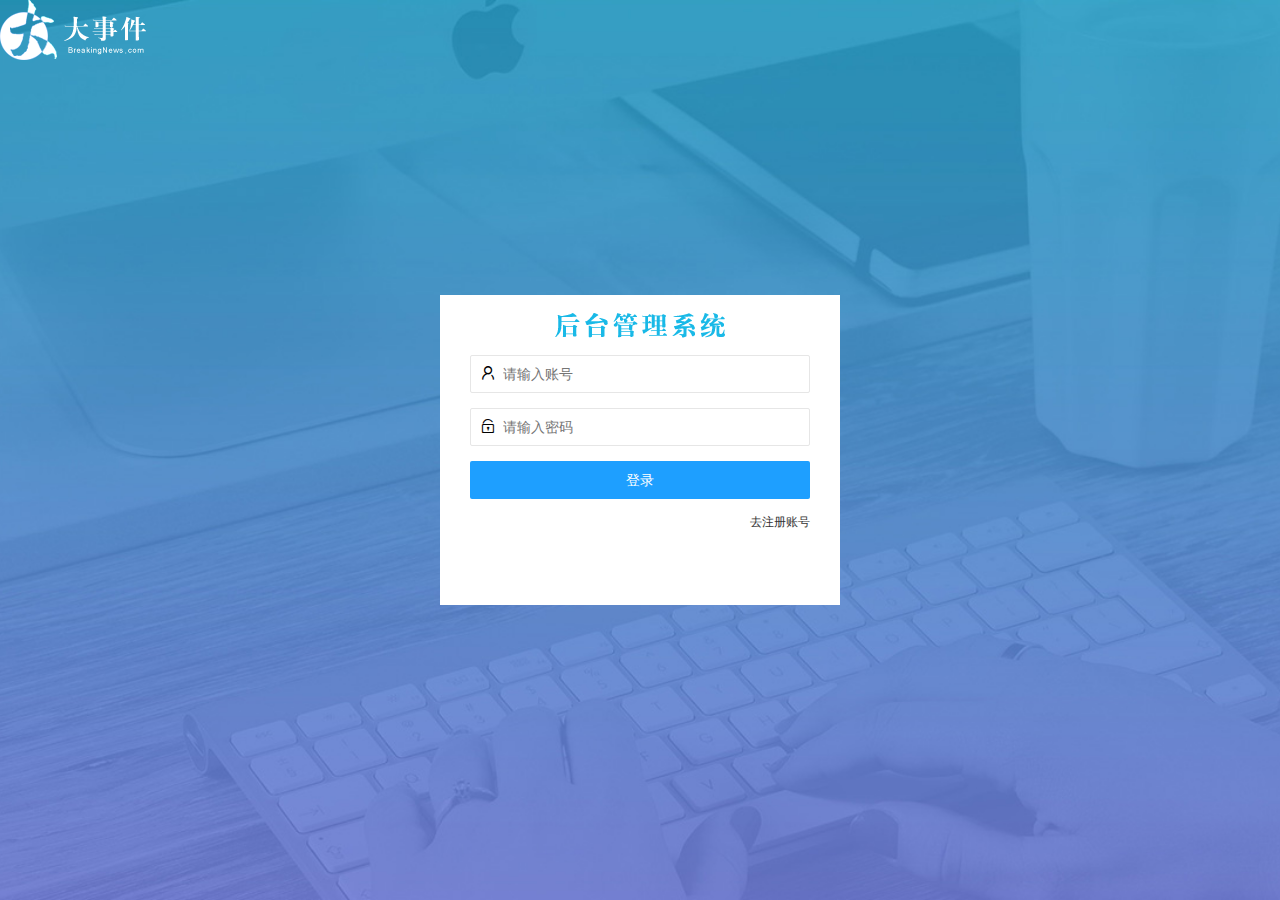
<file: Login.html>
<!DOCTYPE html>
<html lang="en">
<head>
    <meta charset="UTF-8">
    <meta http-equiv="X-UA-Compatible" content="IE=edge">
    <meta name="viewport" content="width=device-width, initial-scale=1.0">
    <title>Document</title>
    <link rel="stylesheet" href="./assets/lib/layui/css/layui.css">
    <link rel="stylesheet" href="assets/css/login.css">
</head>
<body>
    <!-- logo -->
    <h1 class="logo wrapper"></h1>
    <div class="loginAndRegBox">
        <div class="tittle-box"></div>
        <!-- 登录框 -->
        <div class="login-box">
            <!-- 登录表单 -->
            <form class="layui-form" action="" id="login">
                <!-- 输入账号 -->
                <div class="layui-form-item">
                    <i class="layui-icon layui-icon-username"></i>
                    <input type="text" name="username" required  lay-verify="required" placeholder="请输入账号" autocomplete="off" class="layui-input">
                </div>
                <!-- 输入密码 -->
                <div class="layui-form-item">
                    <i class="layui-icon layui-icon-password"></i>
                    <input type="password" name="password" required  placeholder="请输入密码" autocomplete="off" class="layui-input"  lay-verify="required|pass">
                </div>
                
                <!-- 登录按钮 -->
                <div class="layui-form-item">
                    <button class="layui-btn layui-btn-fluid layui-btn-normal" lay-submit>登录</button>
                </div>

                <div class="layui-form-item links">
                    <a href="javascript:;" id="link_reg">去注册账号</a>
                </div>
            </form>
            
        </div>
        <!-- 注册框 -->
        <div class="reg-box" hidden>
            <!-- 注册表单 -->
            <form class="layui-form" action="" id="reg">
                <!-- 输入账号 -->
                <div class="layui-form-item">
                    <i class="layui-icon layui-icon-username"></i>
                    <input type="text" name="username" required  lay-verify="required" placeholder="请输入账号" autocomplete="off" class="layui-input">
                </div>
                <!-- 输入密码 -->
                <div class="layui-form-item">
                    <i class="layui-icon layui-icon-password"></i>
                    <input type="password" name="password" required  lay-verify="required|pass" placeholder="请输入密码" autocomplete="off" class="layui-input">
                </div>
                <!-- 确认密码 -->
                <div class="layui-form-item">
                    <i class="layui-icon layui-icon-password"></i>
                    <input type="password" name="repassword" required  lay-verify="required|pass|repass" placeholder="请再次输入密码" autocomplete="off" class="layui-input">
                </div>
                
                <!-- 注册按钮 -->
                <div class="layui-form-item">
                    <button class="layui-btn layui-btn-fluid layui-btn-normal" lay-submit>注册</button>
                </div>

                <div class="layui-form-item links">
                    <a href="javascript:;" id="link_reg">去登录账号</a>
                </div>
            </form>
        </div>
    </div>

    <script src="./assets/lib/layui/layui.all.js"></script>
    <script src="./assets/lib/jquery.js"></script>
    <script src="./assets/js/login.js"></script>
</body>
</html>
</file>
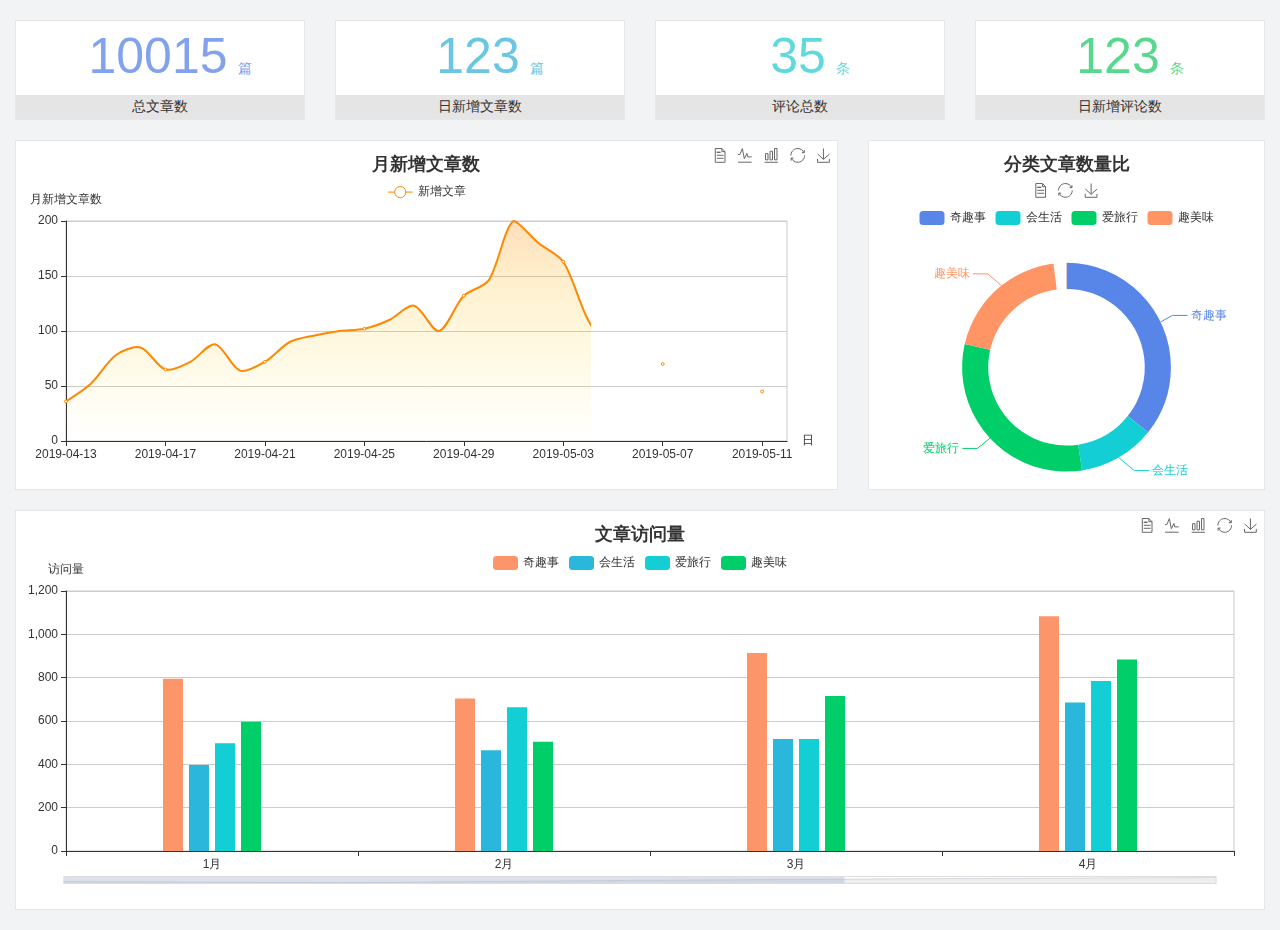
<file: home/dashboard.html>
<!DOCTYPE html>
<html lang="en">

<head>
  <meta charset="UTF-8">
  <meta name="viewport" content="width=device-width, initial-scale=1.0">
  <meta http-equiv="X-UA-Compatible" content="ie=edge">
  <title>图表统计</title>
  <link rel="stylesheet" href="../../assets/lib/bootstrap.css" />
  <link rel="stylesheet" href="../../assets/lib/main.css" />
  <script src="../../assets/lib/jquery.js"></script>
  <script type="text/javascript" src="../../assets/lib/echarts.min.js"></script>
</head>

<body>
  <div class="container-fluid">
    <div class="row spannel_list">
      <div class="col-sm-3 col-xs-6">
        <div class="spannel">
          <em>10015</em><span>篇</span>
          <b>总文章数</b>
        </div>
      </div>
      <div class="col-sm-3 col-xs-6">
        <div class="spannel scolor01">
          <em>123</em><span>篇</span>
          <b>日新增文章数</b>
        </div>
      </div>
      <div class="col-sm-3 col-xs-6">
        <div class="spannel scolor02">
          <em>35</em><span>条</span>
          <b>评论总数</b>
        </div>
      </div>
      <div class="col-sm-3 col-xs-6">
        <div class="spannel scolor03">
          <em>123</em><span>条</span>
          <b>日新增评论数</b>
        </div>
      </div>
    </div>
  </div>

  <div class="container-fluid">
    <div class="row curve-pie">
      <div class="col-lg-8 col-md-8">
        <div class="gragh_pannel" id="curve_show"></div>
      </div>
      <div class="col-lg-4 col-md-4">
        <div class="gragh_pannel" id="pie_show"></div>
      </div>
    </div>
  </div>

  <div class="container-fluid">
    <div class="column_pannel" id="column_show"></div>
  </div>

  <script>
    var oChart = echarts.init(document.getElementById('curve_show'));
    var aList_all = [
      { 'count': 36, 'date': '2019-04-13' },
      { 'count': 52, 'date': '2019-04-14' },
      { 'count': 78, 'date': '2019-04-15' },
      { 'count': 85, 'date': '2019-04-16' },
      { 'count': 65, 'date': '2019-04-17' },
      { 'count': 72, 'date': '2019-04-18' },
      { 'count': 88, 'date': '2019-04-19' },
      { 'count': 64, 'date': '2019-04-20' },
      { 'count': 72, 'date': '2019-04-21' },
      { 'count': 90, 'date': '2019-04-22' },
      { 'count': 96, 'date': '2019-04-23' },
      { 'count': 100, 'date': '2019-04-24' },
      { 'count': 102, 'date': '2019-04-25' },
      { 'count': 110, 'date': '2019-04-26' },
      { 'count': 123, 'date': '2019-04-27' },
      { 'count': 100, 'date': '2019-04-28' },
      { 'count': 132, 'date': '2019-04-29' },
      { 'count': 146, 'date': '2019-04-30' },
      { 'count': 200, 'date': '2019-05-01' },
      { 'count': 180, 'date': '2019-05-02' },
      { 'count': 163, 'date': '2019-05-03' },
      { 'count': 110, 'date': '2019-05-04' },
      { 'count': 80, 'date': '2019-05-05' },
      { 'count': 82, 'date': '2019-05-06' },
      { 'count': 70, 'date': '2019-05-07' },
      { 'count': 65, 'date': '2019-05-08' },
      { 'count': 54, 'date': '2019-05-09' },
      { 'count': 40, 'date': '2019-05-10' },
      { 'count': 45, 'date': '2019-05-11' },
      { 'count': 38, 'date': '2019-05-12' },
    ];

    let aCount = [];
    let aDate = [];

    for (var i = 0; i < aList_all.length; i++) {
      aCount.push(aList_all[i].count);
      aDate.push(aList_all[i].date);
    }

    var chartopt = {
      title: {
        text: '月新增文章数',
        left: 'center',
        top: '10'
      },
      tooltip: {
        trigger: 'axis'
      },
      legend: {
        data: ['新增文章'],
        top: '40'
      },
      toolbox: {
        show: true,
        feature: {
          mark: { show: true },
          dataView: { show: true, readOnly: false },
          magicType: { show: true, type: ['line', 'bar'] },
          restore: { show: true },
          saveAsImage: { show: true }
        }
      },
      calculable: true,
      xAxis: [
        {
          name: '日',
          type: 'category',
          boundaryGap: false,
          data: aDate
        }
      ],
      yAxis: [
        {
          name: '月新增文章数',
          type: 'value'
        }
      ],
      series: [
        {
          name: '新增文章',
          type: 'line',
          smooth: true,
          itemStyle: { normal: { areaStyle: { type: 'default' }, color: '#f80' }, lineStyle: { color: '#f80' } },
          data: aCount
        }],
      areaStyle: {
        normal: {
          color: new echarts.graphic.LinearGradient(0, 0, 0, 1, [{
            offset: 0,
            color: 'rgba(255,136,0,0.39)'
          }, {
            offset: .34,
            color: 'rgba(255,180,0,0.25)'
          }, {
            offset: 1,
            color: 'rgba(255,222,0,0.00)'
          }])

        }
      },
      grid: {
        show: true,
        x: 50,
        x2: 50,
        y: 80,
        height: 220
      }
    };

    oChart.setOption(chartopt);


    var oPie = echarts.init(document.getElementById('pie_show'));
    var oPieopt =
    {
      title: {
        top: 10,
        text: '分类文章数量比',
        x: 'center'
      },
      tooltip: {
        trigger: 'item',
        formatter: "{a} <br/>{b} : {c} ({d}%)"
      },
      color: ['#5885e8', '#13cfd5', '#00ce68', '#ff9565'],
      legend: {
        x: 'center',
        top: 65,
        data: ['奇趣事', '会生活', '爱旅行', '趣美味']
      },
      toolbox: {
        show: true,
        x: 'center',
        top: 35,
        feature: {
          mark: { show: true },
          dataView: { show: true, readOnly: false },
          magicType: {
            show: true,
            type: ['pie', 'funnel'],
            option: {
              funnel: {
                x: '25%',
                width: '50%',
                funnelAlign: 'left',
                max: 1548
              }
            }
          },
          restore: { show: true },
          saveAsImage: { show: true }
        }
      },
      calculable: true,
      series: [
        {
          name: '访问来源',
          type: 'pie',
          radius: ['45%', '60%'],
          center: ['50%', '65%'],
          data: [
            { value: 300, name: '奇趣事' },
            { value: 100, name: '会生活' },
            { value: 260, name: '爱旅行' },
            { value: 180, name: '趣美味' }
          ]
        }
      ]
    };
    oPie.setOption(oPieopt);



    var oColumn = this.echarts.init(document.getElementById('column_show'));
    var oColumnopt =
    {
      title: {
        text: '文章访问量',
        left: 'center',
        top: '10'
      },
      tooltip: {
        trigger: 'axis'
      },
      legend: {
        data: ['奇趣事', '会生活', '爱旅行', '趣美味'],
        top: '40'
      },
      toolbox: {
        show: true,
        feature: {
          mark: { show: true },
          dataView: { show: true, readOnly: false },
          magicType: { show: true, type: ['line', 'bar'] },
          restore: { show: true },
          saveAsImage: { show: true }
        }
      },
      calculable: true,
      xAxis: [
        {
          type: 'category',
          data: ['1月', '2月', '3月', '4月', '5月']
        }
      ],
      yAxis: [
        {
          name: '访问量',
          type: 'value'
        }
      ],
      series: [
        {
          name: '奇趣事',
          type: 'bar',
          barWidth: 20,
          itemStyle: {
            normal: { areaStyle: { type: 'default' }, color: '#fd956a' }
          },
          data: [800, 708, 920, 1090, 1200]
        },
        {
          name: '会生活',
          type: 'bar',
          barWidth: 20,
          itemStyle: {
            normal: { areaStyle: { type: 'default' }, color: '#2bb6db' }
          },
          data: [400, 468, 520, 690, 800]
        },
        {
          name: '爱旅行',
          type: 'bar',
          barWidth: 20,
          itemStyle: {
            normal: { areaStyle: { type: 'default' }, color: '#13cfd5' }
          },
          data: [500, 668, 520, 790, 900]
        },
        {
          name: '趣美味',
          type: 'bar',
          barWidth: 20,
          itemStyle: {
            normal: { areaStyle: { type: 'default' }, color: '#00ce68' }
          },
          data: [600, 508, 720, 890, 1000]
        }
      ],
      grid: {
        show: true,
        x: 50,
        x2: 30,
        y: 80,
        height: 260
      },
      dataZoom: [//给x轴设置滚动条
        {
          start: 0,//默认为0
          end: 100 - 1000 / 31,//默认为100
          type: 'slider',
          show: true,
          xAxisIndex: [0],
          handleSize: 0,//滑动条的 左右2个滑动条的大小
          height: 8,//组件高度
          left: 45, //左边的距离
          right: 50,//右边的距离
          bottom: 26,//右边的距离
          handleColor: '#ddd',//h滑动图标的颜色
          handleStyle: {
            borderColor: "#cacaca",
            borderWidth: "1",
            shadowBlur: 2,
            background: "#ddd",
            shadowColor: "#ddd",
          }
        }]
    };
    oColumn.setOption(oColumnopt);
  </script>
</body>

</html>
</file>
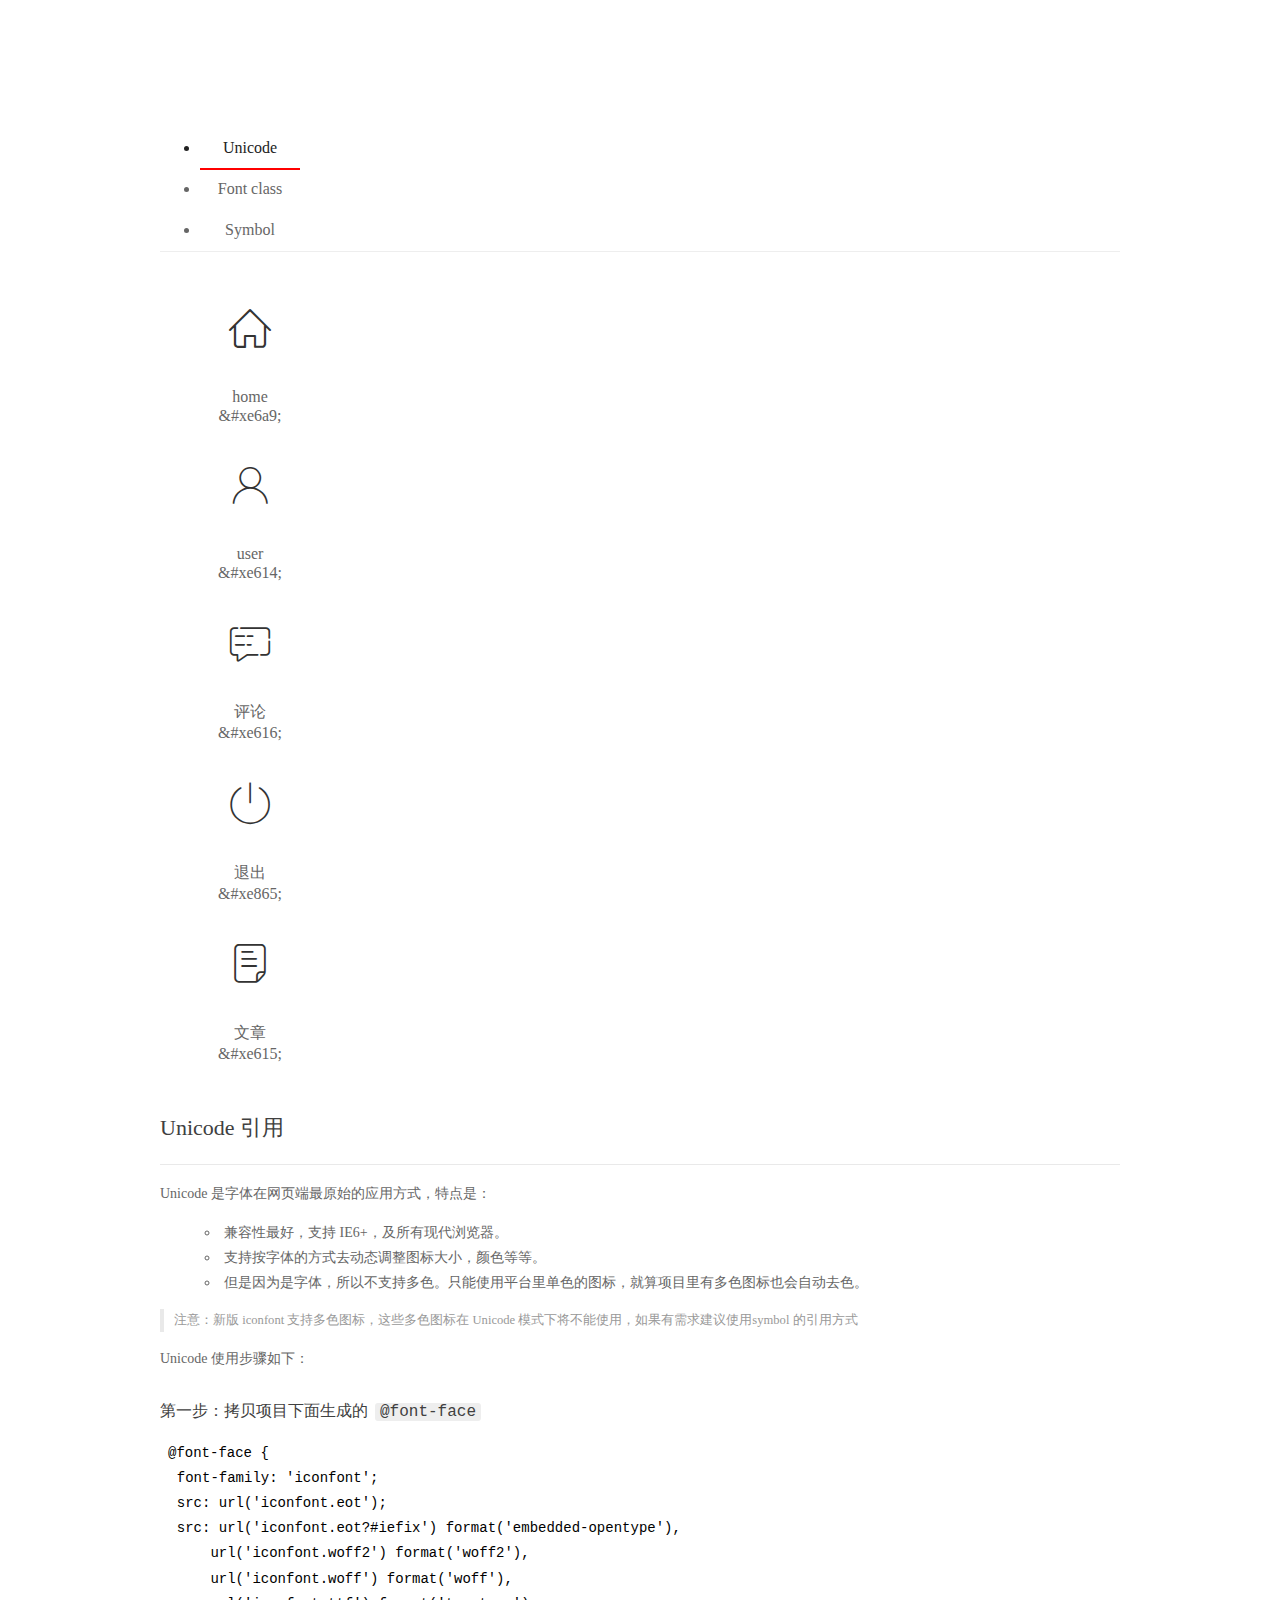
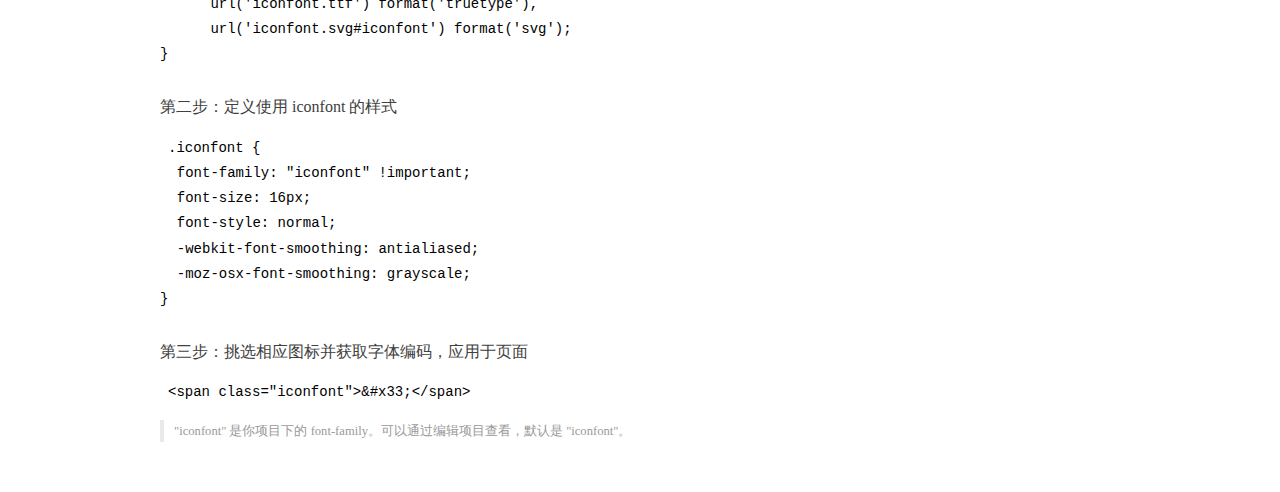
<file: assets/fonts/demo_index.html>
<!DOCTYPE html>
<html>
<head>
  <meta charset="utf-8"/>
  <title>IconFont Demo</title>
  <link rel="shortcut icon" href="https://gtms04.alicdn.com/tps/i4/TB1_oz6GVXXXXaFXpXXJDFnIXXX-64-64.ico" type="image/x-icon"/>
  <link rel="stylesheet" href="https://g.alicdn.com/thx/cube/1.3.2/cube.min.css">
  <link rel="stylesheet" href="demo.css">
  <link rel="stylesheet" href="iconfont.css">
  <script src="iconfont.js"></script>
  <!-- jQuery -->
  <script src="https://a1.alicdn.com/oss/uploads/2018/12/26/7bfddb60-08e8-11e9-9b04-53e73bb6408b.js"></script>
  <!-- 代码高亮 -->
  <script src="https://a1.alicdn.com/oss/uploads/2018/12/26/a3f714d0-08e6-11e9-8a15-ebf944d7534c.js"></script>
</head>
<body>
  <div class="main">
    <h1 class="logo"><a href="https://www.iconfont.cn/" title="iconfont 首页" target="_blank">&#xe86b;</a></h1>
    <div class="nav-tabs">
      <ul id="tabs" class="dib-box">
        <li class="dib active"><span>Unicode</span></li>
        <li class="dib"><span>Font class</span></li>
        <li class="dib"><span>Symbol</span></li>
      </ul>
      
    </div>
    <div class="tab-container">
      <div class="content unicode" style="display: block;">
          <ul class="icon_lists dib-box">
          
            <li class="dib">
              <span class="icon iconfont">&#xe6a9;</span>
                <div class="name">home</div>
                <div class="code-name">&amp;#xe6a9;</div>
              </li>
          
            <li class="dib">
              <span class="icon iconfont">&#xe614;</span>
                <div class="name">user</div>
                <div class="code-name">&amp;#xe614;</div>
              </li>
          
            <li class="dib">
              <span class="icon iconfont">&#xe616;</span>
                <div class="name">评论</div>
                <div class="code-name">&amp;#xe616;</div>
              </li>
          
            <li class="dib">
              <span class="icon iconfont">&#xe865;</span>
                <div class="name">退出</div>
                <div class="code-name">&amp;#xe865;</div>
              </li>
          
            <li class="dib">
              <span class="icon iconfont">&#xe615;</span>
                <div class="name">文章</div>
                <div class="code-name">&amp;#xe615;</div>
              </li>
          
          </ul>
          <div class="article markdown">
          <h2 id="unicode-">Unicode 引用</h2>
          <hr>

          <p>Unicode 是字体在网页端最原始的应用方式，特点是：</p>
          <ul>
            <li>兼容性最好，支持 IE6+，及所有现代浏览器。</li>
            <li>支持按字体的方式去动态调整图标大小，颜色等等。</li>
            <li>但是因为是字体，所以不支持多色。只能使用平台里单色的图标，就算项目里有多色图标也会自动去色。</li>
          </ul>
          <blockquote>
            <p>注意：新版 iconfont 支持多色图标，这些多色图标在 Unicode 模式下将不能使用，如果有需求建议使用symbol 的引用方式</p>
          </blockquote>
          <p>Unicode 使用步骤如下：</p>
          <h3 id="-font-face">第一步：拷贝项目下面生成的 <code>@font-face</code></h3>
<pre><code class="language-css"
>@font-face {
  font-family: 'iconfont';
  src: url('iconfont.eot');
  src: url('iconfont.eot?#iefix') format('embedded-opentype'),
      url('iconfont.woff2') format('woff2'),
      url('iconfont.woff') format('woff'),
      url('iconfont.ttf') format('truetype'),
      url('iconfont.svg#iconfont') format('svg');
}
</code></pre>
          <h3 id="-iconfont-">第二步：定义使用 iconfont 的样式</h3>
<pre><code class="language-css"
>.iconfont {
  font-family: "iconfont" !important;
  font-size: 16px;
  font-style: normal;
  -webkit-font-smoothing: antialiased;
  -moz-osx-font-smoothing: grayscale;
}
</code></pre>
          <h3 id="-">第三步：挑选相应图标并获取字体编码，应用于页面</h3>
<pre>
<code class="language-html"
>&lt;span class="iconfont"&gt;&amp;#x33;&lt;/span&gt;
</code></pre>
          <blockquote>
            <p>"iconfont" 是你项目下的 font-family。可以通过编辑项目查看，默认是 "iconfont"。</p>
          </blockquote>
          </div>
      </div>
      <div class="content font-class">
        <ul class="icon_lists dib-box">
          
          <li class="dib">
            <span class="icon iconfont icon-home"></span>
            <div class="name">
              home
            </div>
            <div class="code-name">.icon-home
            </div>
          </li>
          
          <li class="dib">
            <span class="icon iconfont icon-user"></span>
            <div class="name">
              user
            </div>
            <div class="code-name">.icon-user
            </div>
          </li>
          
          <li class="dib">
            <span class="icon iconfont icon-pinglun"></span>
            <div class="name">
              评论
            </div>
            <div class="code-name">.icon-pinglun
            </div>
          </li>
          
          <li class="dib">
            <span class="icon iconfont icon-tuichu"></span>
            <div class="name">
              退出
            </div>
            <div class="code-name">.icon-tuichu
            </div>
          </li>
          
          <li class="dib">
            <span class="icon iconfont icon-16"></span>
            <div class="name">
              文章
            </div>
            <div class="code-name">.icon-16
            </div>
          </li>
          
        </ul>
        <div class="article markdown">
        <h2 id="font-class-">font-class 引用</h2>
        <hr>

        <p>font-class 是 Unicode 使用方式的一种变种，主要是解决 Unicode 书写不直观，语意不明确的问题。</p>
        <p>与 Unicode 使用方式相比，具有如下特点：</p>
        <ul>
          <li>兼容性良好，支持 IE8+，及所有现代浏览器。</li>
          <li>相比于 Unicode 语意明确，书写更直观。可以很容易分辨这个 icon 是什么。</li>
          <li>因为使用 class 来定义图标，所以当要替换图标时，只需要修改 class 里面的 Unicode 引用。</li>
          <li>不过因为本质上还是使用的字体，所以多色图标还是不支持的。</li>
        </ul>
        <p>使用步骤如下：</p>
        <h3 id="-fontclass-">第一步：引入项目下面生成的 fontclass 代码：</h3>
<pre><code class="language-html">&lt;link rel="stylesheet" href="./iconfont.css"&gt;
</code></pre>
        <h3 id="-">第二步：挑选相应图标并获取类名，应用于页面：</h3>
<pre><code class="language-html">&lt;span class="iconfont icon-xxx"&gt;&lt;/span&gt;
</code></pre>
        <blockquote>
          <p>"
            iconfont" 是你项目下的 font-family。可以通过编辑项目查看，默认是 "iconfont"。</p>
        </blockquote>
      </div>
      </div>
      <div class="content symbol">
          <ul class="icon_lists dib-box">
          
            <li class="dib">
                <svg class="icon svg-icon" aria-hidden="true">
                  <use xlink:href="#icon-home"></use>
                </svg>
                <div class="name">home</div>
                <div class="code-name">#icon-home</div>
            </li>
          
            <li class="dib">
                <svg class="icon svg-icon" aria-hidden="true">
                  <use xlink:href="#icon-user"></use>
                </svg>
                <div class="name">user</div>
                <div class="code-name">#icon-user</div>
            </li>
          
            <li class="dib">
                <svg class="icon svg-icon" aria-hidden="true">
                  <use xlink:href="#icon-pinglun"></use>
                </svg>
                <div class="name">评论</div>
                <div class="code-name">#icon-pinglun</div>
            </li>
          
            <li class="dib">
                <svg class="icon svg-icon" aria-hidden="true">
                  <use xlink:href="#icon-tuichu"></use>
                </svg>
                <div class="name">退出</div>
                <div class="code-name">#icon-tuichu</div>
            </li>
          
            <li class="dib">
                <svg class="icon svg-icon" aria-hidden="true">
                  <use xlink:href="#icon-16"></use>
                </svg>
                <div class="name">文章</div>
                <div class="code-name">#icon-16</div>
            </li>
          
          </ul>
          <div class="article markdown">
          <h2 id="symbol-">Symbol 引用</h2>
          <hr>

          <p>这是一种全新的使用方式，应该说这才是未来的主流，也是平台目前推荐的用法。相关介绍可以参考这篇<a href="">文章</a>
            这种用法其实是做了一个 SVG 的集合，与另外两种相比具有如下特点：</p>
          <ul>
            <li>支持多色图标了，不再受单色限制。</li>
            <li>通过一些技巧，支持像字体那样，通过 <code>font-size</code>, <code>color</code> 来调整样式。</li>
            <li>兼容性较差，支持 IE9+，及现代浏览器。</li>
            <li>浏览器渲染 SVG 的性能一般，还不如 png。</li>
          </ul>
          <p>使用步骤如下：</p>
          <h3 id="-symbol-">第一步：引入项目下面生成的 symbol 代码：</h3>
<pre><code class="language-html">&lt;script src="./iconfont.js"&gt;&lt;/script&gt;
</code></pre>
          <h3 id="-css-">第二步：加入通用 CSS 代码（引入一次就行）：</h3>
<pre><code class="language-html">&lt;style&gt;
.icon {
  width: 1em;
  height: 1em;
  vertical-align: -0.15em;
  fill: currentColor;
  overflow: hidden;
}
&lt;/style&gt;
</code></pre>
          <h3 id="-">第三步：挑选相应图标并获取类名，应用于页面：</h3>
<pre><code class="language-html">&lt;svg class="icon" aria-hidden="true"&gt;
  &lt;use xlink:href="#icon-xxx"&gt;&lt;/use&gt;
&lt;/svg&gt;
</code></pre>
          </div>
      </div>

    </div>
  </div>
  <script>
  $(document).ready(function () {
      $('.tab-container .content:first').show()

      $('#tabs li').click(function (e) {
        var tabContent = $('.tab-container .content')
        var index = $(this).index()

        if ($(this).hasClass('active')) {
          return
        } else {
          $('#tabs li').removeClass('active')
          $(this).addClass('active')

          tabContent.hide().eq(index).fadeIn()
        }
      })
    })
  </script>
</body>
</html>
</file>
<file: assets/lib/layui/css/layui.css>
/** layui-v2.5.5 MIT License By https://www.layui.com */
 .layui-inline,img{display:inline-block;vertical-align:middle}h1,h2,h3,h4,h5,h6{font-weight:400}.layui-edge,.layui-header,.layui-inline,.layui-main{position:relative}.layui-body,.layui-edge,.layui-elip{overflow:hidden}.layui-btn,.layui-edge,.layui-inline,img{vertical-align:middle}.layui-btn,.layui-disabled,.layui-icon,.layui-unselect{-moz-user-select:none;-webkit-user-select:none;-ms-user-select:none}.layui-elip,.layui-form-checkbox span,.layui-form-pane .layui-form-label{text-overflow:ellipsis;white-space:nowrap}.layui-breadcrumb,.layui-tree-btnGroup{visibility:hidden}blockquote,body,button,dd,div,dl,dt,form,h1,h2,h3,h4,h5,h6,input,li,ol,p,pre,td,textarea,th,ul{margin:0;padding:0;-webkit-tap-highlight-color:rgba(0,0,0,0)}a:active,a:hover{outline:0}img{border:none}li{list-style:none}table{border-collapse:collapse;border-spacing:0}h4,h5,h6{font-size:100%}button,input,optgroup,option,select,textarea{font-family:inherit;font-size:inherit;font-style:inherit;font-weight:inherit;outline:0}pre{white-space:pre-wrap;white-space:-moz-pre-wrap;white-space:-pre-wrap;white-space:-o-pre-wrap;word-wrap:break-word}body{line-height:24px;font:14px Helvetica Neue,Helvetica,PingFang SC,Tahoma,Arial,sans-serif}hr{height:1px;margin:10px 0;border:0;clear:both}a{color:#333;text-decoration:none}a:hover{color:#777}a cite{font-style:normal;*cursor:pointer}.layui-border-box,.layui-border-box *{box-sizing:border-box}.layui-box,.layui-box *{box-sizing:content-box}.layui-clear{clear:both;*zoom:1}.layui-clear:after{content:'\20';clear:both;*zoom:1;display:block;height:0}.layui-inline{*display:inline;*zoom:1}.layui-edge{display:inline-block;width:0;height:0;border-width:6px;border-style:dashed;border-color:transparent}.layui-edge-top{top:-4px;border-bottom-color:#999;border-bottom-style:solid}.layui-edge-right{border-left-color:#999;border-left-style:solid}.layui-edge-bottom{top:2px;border-top-color:#999;border-top-style:solid}.layui-edge-left{border-right-color:#999;border-right-style:solid}.layui-disabled,.layui-disabled:hover{color:#d2d2d2!important;cursor:not-allowed!important}.layui-circle{border-radius:100%}.layui-show{display:block!important}.layui-hide{display:none!important}@font-face{font-family:layui-icon;src:url(../font/iconfont.eot?v=250);src:url(../font/iconfont.eot?v=250#iefix) format('embedded-opentype'),url(../font/iconfont.woff2?v=250) format('woff2'),url(../font/iconfont.woff?v=250) format('woff'),url(../font/iconfont.ttf?v=250) format('truetype'),url(../font/iconfont.svg?v=250#layui-icon) format('svg')}.layui-icon{font-family:layui-icon!important;font-size:16px;font-style:normal;-webkit-font-smoothing:antialiased;-moz-osx-font-smoothing:grayscale}.layui-icon-reply-fill:before{content:"\e611"}.layui-icon-set-fill:before{content:"\e614"}.layui-icon-menu-fill:before{content:"\e60f"}.layui-icon-search:before{content:"\e615"}.layui-icon-share:before{content:"\e641"}.layui-icon-set-sm:before{content:"\e620"}.layui-icon-engine:before{content:"\e628"}.layui-icon-close:before{content:"\1006"}.layui-icon-close-fill:before{content:"\1007"}.layui-icon-chart-screen:before{content:"\e629"}.layui-icon-star:before{content:"\e600"}.layui-icon-circle-dot:before{content:"\e617"}.layui-icon-chat:before{content:"\e606"}.layui-icon-release:before{content:"\e609"}.layui-icon-list:before{content:"\e60a"}.layui-icon-chart:before{content:"\e62c"}.layui-icon-ok-circle:before{content:"\1005"}.layui-icon-layim-theme:before{content:"\e61b"}.layui-icon-table:before{content:"\e62d"}.layui-icon-right:before{content:"\e602"}.layui-icon-left:before{content:"\e603"}.layui-icon-cart-simple:before{content:"\e698"}.layui-icon-face-cry:before{content:"\e69c"}.layui-icon-face-smile:before{content:"\e6af"}.layui-icon-survey:before{content:"\e6b2"}.layui-icon-tree:before{content:"\e62e"}.layui-icon-upload-circle:before{content:"\e62f"}.layui-icon-add-circle:before{content:"\e61f"}.layui-icon-download-circle:before{content:"\e601"}.layui-icon-templeate-1:before{content:"\e630"}.layui-icon-util:before{content:"\e631"}.layui-icon-face-surprised:before{content:"\e664"}.layui-icon-edit:before{content:"\e642"}.layui-icon-speaker:before{content:"\e645"}.layui-icon-down:before{content:"\e61a"}.layui-icon-file:before{content:"\e621"}.layui-icon-layouts:before{content:"\e632"}.layui-icon-rate-half:before{content:"\e6c9"}.layui-icon-add-circle-fine:before{content:"\e608"}.layui-icon-prev-circle:before{content:"\e633"}.layui-icon-read:before{content:"\e705"}.layui-icon-404:before{content:"\e61c"}.layui-icon-carousel:before{content:"\e634"}.layui-icon-help:before{content:"\e607"}.layui-icon-code-circle:before{content:"\e635"}.layui-icon-water:before{content:"\e636"}.layui-icon-username:before{content:"\e66f"}.layui-icon-find-fill:before{content:"\e670"}.layui-icon-about:before{content:"\e60b"}.layui-icon-location:before{content:"\e715"}.layui-icon-up:before{content:"\e619"}.layui-icon-pause:before{content:"\e651"}.layui-icon-date:before{content:"\e637"}.layui-icon-layim-uploadfile:before{content:"\e61d"}.layui-icon-delete:before{content:"\e640"}.layui-icon-play:before{content:"\e652"}.layui-icon-top:before{content:"\e604"}.layui-icon-friends:before{content:"\e612"}.layui-icon-refresh-3:before{content:"\e9aa"}.layui-icon-ok:before{content:"\e605"}.layui-icon-layer:before{content:"\e638"}.layui-icon-face-smile-fine:before{content:"\e60c"}.layui-icon-dollar:before{content:"\e659"}.layui-icon-group:before{content:"\e613"}.layui-icon-layim-download:before{content:"\e61e"}.layui-icon-picture-fine:before{content:"\e60d"}.layui-icon-link:before{content:"\e64c"}.layui-icon-diamond:before{content:"\e735"}.layui-icon-log:before{content:"\e60e"}.layui-icon-rate-solid:before{content:"\e67a"}.layui-icon-fonts-del:before{content:"\e64f"}.layui-icon-unlink:before{content:"\e64d"}.layui-icon-fonts-clear:before{content:"\e639"}.layui-icon-triangle-r:before{content:"\e623"}.layui-icon-circle:before{content:"\e63f"}.layui-icon-radio:before{content:"\e643"}.layui-icon-align-center:before{content:"\e647"}.layui-icon-align-right:before{content:"\e648"}.layui-icon-align-left:before{content:"\e649"}.layui-icon-loading-1:before{content:"\e63e"}.layui-icon-return:before{content:"\e65c"}.layui-icon-fonts-strong:before{content:"\e62b"}.layui-icon-upload:before{content:"\e67c"}.layui-icon-dialogue:before{content:"\e63a"}.layui-icon-video:before{content:"\e6ed"}.layui-icon-headset:before{content:"\e6fc"}.layui-icon-cellphone-fine:before{content:"\e63b"}.layui-icon-add-1:before{content:"\e654"}.layui-icon-face-smile-b:before{content:"\e650"}.layui-icon-fonts-html:before{content:"\e64b"}.layui-icon-form:before{content:"\e63c"}.layui-icon-cart:before{content:"\e657"}.layui-icon-camera-fill:before{content:"\e65d"}.layui-icon-tabs:before{content:"\e62a"}.layui-icon-fonts-code:before{content:"\e64e"}.layui-icon-fire:before{content:"\e756"}.layui-icon-set:before{content:"\e716"}.layui-icon-fonts-u:before{content:"\e646"}.layui-icon-triangle-d:before{content:"\e625"}.layui-icon-tips:before{content:"\e702"}.layui-icon-picture:before{content:"\e64a"}.layui-icon-more-vertical:before{content:"\e671"}.layui-icon-flag:before{content:"\e66c"}.layui-icon-loading:before{content:"\e63d"}.layui-icon-fonts-i:before{content:"\e644"}.layui-icon-refresh-1:before{content:"\e666"}.layui-icon-rmb:before{content:"\e65e"}.layui-icon-home:before{content:"\e68e"}.layui-icon-user:before{content:"\e770"}.layui-icon-notice:before{content:"\e667"}.layui-icon-login-weibo:before{content:"\e675"}.layui-icon-voice:before{content:"\e688"}.layui-icon-upload-drag:before{content:"\e681"}.layui-icon-login-qq:before{content:"\e676"}.layui-icon-snowflake:before{content:"\e6b1"}.layui-icon-file-b:before{content:"\e655"}.layui-icon-template:before{content:"\e663"}.layui-icon-auz:before{content:"\e672"}.layui-icon-console:before{content:"\e665"}.layui-icon-app:before{content:"\e653"}.layui-icon-prev:before{content:"\e65a"}.layui-icon-website:before{content:"\e7ae"}.layui-icon-next:before{content:"\e65b"}.layui-icon-component:before{content:"\e857"}.layui-icon-more:before{content:"\e65f"}.layui-icon-login-wechat:before{content:"\e677"}.layui-icon-shrink-right:before{content:"\e668"}.layui-icon-spread-left:before{content:"\e66b"}.layui-icon-camera:before{content:"\e660"}.layui-icon-note:before{content:"\e66e"}.layui-icon-refresh:before{content:"\e669"}.layui-icon-female:before{content:"\e661"}.layui-icon-male:before{content:"\e662"}.layui-icon-password:before{content:"\e673"}.layui-icon-senior:before{content:"\e674"}.layui-icon-theme:before{content:"\e66a"}.layui-icon-tread:before{content:"\e6c5"}.layui-icon-praise:before{content:"\e6c6"}.layui-icon-star-fill:before{content:"\e658"}.layui-icon-rate:before{content:"\e67b"}.layui-icon-template-1:before{content:"\e656"}.layui-icon-vercode:before{content:"\e679"}.layui-icon-cellphone:before{content:"\e678"}.layui-icon-screen-full:before{content:"\e622"}.layui-icon-screen-restore:before{content:"\e758"}.layui-icon-cols:before{content:"\e610"}.layui-icon-export:before{content:"\e67d"}.layui-icon-print:before{content:"\e66d"}.layui-icon-slider:before{content:"\e714"}.layui-icon-addition:before{content:"\e624"}.layui-icon-subtraction:before{content:"\e67e"}.layui-icon-service:before{content:"\e626"}.layui-icon-transfer:before{content:"\e691"}.layui-main{width:1140px;margin:0 auto}.layui-header{z-index:1000;height:60px}.layui-header a:hover{transition:all .5s;-webkit-transition:all .5s}.layui-side{position:fixed;left:0;top:0;bottom:0;z-index:999;width:200px;overflow-x:hidden}.layui-side-scroll{position:relative;width:220px;height:100%;overflow-x:hidden}.layui-body{position:absolute;left:200px;right:0;top:0;bottom:0;z-index:998;width:auto;overflow-y:auto;box-sizing:border-box}.layui-layout-body{overflow:hidden}.layui-layout-admin .layui-header{background-color:#23262E}.layui-layout-admin .layui-side{top:60px;width:200px;overflow-x:hidden}.layui-layout-admin .layui-body{position:fixed;top:60px;bottom:44px}.layui-layout-admin .layui-main{width:auto;margin:0 15px}.layui-layout-admin .layui-footer{position:fixed;left:200px;right:0;bottom:0;height:44px;line-height:44px;padding:0 15px;background-color:#eee}.layui-layout-admin .layui-logo{position:absolute;left:0;top:0;width:200px;height:100%;line-height:60px;text-align:center;color:#009688;font-size:16px}.layui-layout-admin .layui-header .layui-nav{background:0 0}.layui-layout-left{position:absolute!important;left:200px;top:0}.layui-layout-right{position:absolute!important;right:0;top:0}.layui-container{position:relative;margin:0 auto;padding:0 15px;box-sizing:border-box}.layui-fluid{position:relative;margin:0 auto;padding:0 15px}.layui-row:after,.layui-row:before{content:'';display:block;clear:both}.layui-col-lg1,.layui-col-lg10,.layui-col-lg11,.layui-col-lg12,.layui-col-lg2,.layui-col-lg3,.layui-col-lg4,.layui-col-lg5,.layui-col-lg6,.layui-col-lg7,.layui-col-lg8,.layui-col-lg9,.layui-col-md1,.layui-col-md10,.layui-col-md11,.layui-col-md12,.layui-col-md2,.layui-col-md3,.layui-col-md4,.layui-col-md5,.layui-col-md6,.layui-col-md7,.layui-col-md8,.layui-col-md9,.layui-col-sm1,.layui-col-sm10,.layui-col-sm11,.layui-col-sm12,.layui-col-sm2,.layui-col-sm3,.layui-col-sm4,.layui-col-sm5,.layui-col-sm6,.layui-col-sm7,.layui-col-sm8,.layui-col-sm9,.layui-col-xs1,.layui-col-xs10,.layui-col-xs11,.layui-col-xs12,.layui-col-xs2,.layui-col-xs3,.layui-col-xs4,.layui-col-xs5,.layui-col-xs6,.layui-col-xs7,.layui-col-xs8,.layui-col-xs9{position:relative;display:block;box-sizing:border-box}.layui-col-xs1,.layui-col-xs10,.layui-col-xs11,.layui-col-xs12,.layui-col-xs2,.layui-col-xs3,.layui-col-xs4,.layui-col-xs5,.layui-col-xs6,.layui-col-xs7,.layui-col-xs8,.layui-col-xs9{float:left}.layui-col-xs1{width:8.33333333%}.layui-col-xs2{width:16.66666667%}.layui-col-xs3{width:25%}.layui-col-xs4{width:33.33333333%}.layui-col-xs5{width:41.66666667%}.layui-col-xs6{width:50%}.layui-col-xs7{width:58.33333333%}.layui-col-xs8{width:66.66666667%}.layui-col-xs9{width:75%}.layui-col-xs10{width:83.33333333%}.layui-col-xs11{width:91.66666667%}.layui-col-xs12{width:100%}.layui-col-xs-offset1{margin-left:8.33333333%}.layui-col-xs-offset2{margin-left:16.66666667%}.layui-col-xs-offset3{margin-left:25%}.layui-col-xs-offset4{margin-left:33.33333333%}.layui-col-xs-offset5{margin-left:41.66666667%}.layui-col-xs-offset6{margin-left:50%}.layui-col-xs-offset7{margin-left:58.33333333%}.layui-col-xs-offset8{margin-left:66.66666667%}.layui-col-xs-offset9{margin-left:75%}.layui-col-xs-offset10{margin-left:83.33333333%}.layui-col-xs-offset11{margin-left:91.66666667%}.layui-col-xs-offset12{margin-left:100%}@media screen and (max-width:768px){.layui-hide-xs{display:none!important}.layui-show-xs-block{display:block!important}.layui-show-xs-inline{display:inline!important}.layui-show-xs-inline-block{display:inline-block!important}}@media screen and (min-width:768px){.layui-container{width:750px}.layui-hide-sm{display:none!important}.layui-show-sm-block{display:block!important}.layui-show-sm-inline{display:inline!important}.layui-show-sm-inline-block{display:inline-block!important}.layui-col-sm1,.layui-col-sm10,.layui-col-sm11,.layui-col-sm12,.layui-col-sm2,.layui-col-sm3,.layui-col-sm4,.layui-col-sm5,.layui-col-sm6,.layui-col-sm7,.layui-col-sm8,.layui-col-sm9{float:left}.layui-col-sm1{width:8.33333333%}.layui-col-sm2{width:16.66666667%}.layui-col-sm3{width:25%}.layui-col-sm4{width:33.33333333%}.layui-col-sm5{width:41.66666667%}.layui-col-sm6{width:50%}.layui-col-sm7{width:58.33333333%}.layui-col-sm8{width:66.66666667%}.layui-col-sm9{width:75%}.layui-col-sm10{width:83.33333333%}.layui-col-sm11{width:91.66666667%}.layui-col-sm12{width:100%}.layui-col-sm-offset1{margin-left:8.33333333%}.layui-col-sm-offset2{margin-left:16.66666667%}.layui-col-sm-offset3{margin-left:25%}.layui-col-sm-offset4{margin-left:33.33333333%}.layui-col-sm-offset5{margin-left:41.66666667%}.layui-col-sm-offset6{margin-left:50%}.layui-col-sm-offset7{margin-left:58.33333333%}.layui-col-sm-offset8{margin-left:66.66666667%}.layui-col-sm-offset9{margin-left:75%}.layui-col-sm-offset10{margin-left:83.33333333%}.layui-col-sm-offset11{margin-left:91.66666667%}.layui-col-sm-offset12{margin-left:100%}}@media screen and (min-width:992px){.layui-container{width:970px}.layui-hide-md{display:none!important}.layui-show-md-block{display:block!important}.layui-show-md-inline{display:inline!important}.layui-show-md-inline-block{display:inline-block!important}.layui-col-md1,.layui-col-md10,.layui-col-md11,.layui-col-md12,.layui-col-md2,.layui-col-md3,.layui-col-md4,.layui-col-md5,.layui-col-md6,.layui-col-md7,.layui-col-md8,.layui-col-md9{float:left}.layui-col-md1{width:8.33333333%}.layui-col-md2{width:16.66666667%}.layui-col-md3{width:25%}.layui-col-md4{width:33.33333333%}.layui-col-md5{width:41.66666667%}.layui-col-md6{width:50%}.layui-col-md7{width:58.33333333%}.layui-col-md8{width:66.66666667%}.layui-col-md9{width:75%}.layui-col-md10{width:83.33333333%}.layui-col-md11{width:91.66666667%}.layui-col-md12{width:100%}.layui-col-md-offset1{margin-left:8.33333333%}.layui-col-md-offset2{margin-left:16.66666667%}.layui-col-md-offset3{margin-left:25%}.layui-col-md-offset4{margin-left:33.33333333%}.layui-col-md-offset5{margin-left:41.66666667%}.layui-col-md-offset6{margin-left:50%}.layui-col-md-offset7{margin-left:58.33333333%}.layui-col-md-offset8{margin-left:66.66666667%}.layui-col-md-offset9{margin-left:75%}.layui-col-md-offset10{margin-left:83.33333333%}.layui-col-md-offset11{margin-left:91.66666667%}.layui-col-md-offset12{margin-left:100%}}@media screen and (min-width:1200px){.layui-container{width:1170px}.layui-hide-lg{display:none!important}.layui-show-lg-block{display:block!important}.layui-show-lg-inline{display:inline!important}.layui-show-lg-inline-block{display:inline-block!important}.layui-col-lg1,.layui-col-lg10,.layui-col-lg11,.layui-col-lg12,.layui-col-lg2,.layui-col-lg3,.layui-col-lg4,.layui-col-lg5,.layui-col-lg6,.layui-col-lg7,.layui-col-lg8,.layui-col-lg9{float:left}.layui-col-lg1{width:8.33333333%}.layui-col-lg2{width:16.66666667%}.layui-col-lg3{width:25%}.layui-col-lg4{width:33.33333333%}.layui-col-lg5{width:41.66666667%}.layui-col-lg6{width:50%}.layui-col-lg7{width:58.33333333%}.layui-col-lg8{width:66.66666667%}.layui-col-lg9{width:75%}.layui-col-lg10{width:83.33333333%}.layui-col-lg11{width:91.66666667%}.layui-col-lg12{width:100%}.layui-col-lg-offset1{margin-left:8.33333333%}.layui-col-lg-offset2{margin-left:16.66666667%}.layui-col-lg-offset3{margin-left:25%}.layui-col-lg-offset4{margin-left:33.33333333%}.layui-col-lg-offset5{margin-left:41.66666667%}.layui-col-lg-offset6{margin-left:50%}.layui-col-lg-offset7{margin-left:58.33333333%}.layui-col-lg-offset8{margin-left:66.66666667%}.layui-col-lg-offset9{margin-left:75%}.layui-col-lg-offset10{margin-left:83.33333333%}.layui-col-lg-offset11{margin-left:91.66666667%}.layui-col-lg-offset12{margin-left:100%}}.layui-col-space1{margin:-.5px}.layui-col-space1>*{padding:.5px}.layui-col-space3{margin:-1.5px}.layui-col-space3>*{padding:1.5px}.layui-col-space5{margin:-2.5px}.layui-col-space5>*{padding:2.5px}.layui-col-space8{margin:-3.5px}.layui-col-space8>*{padding:3.5px}.layui-col-space10{margin:-5px}.layui-col-space10>*{padding:5px}.layui-col-space12{margin:-6px}.layui-col-space12>*{padding:6px}.layui-col-space15{margin:-7.5px}.layui-col-space15>*{padding:7.5px}.layui-col-space18{margin:-9px}.layui-col-space18>*{padding:9px}.layui-col-space20{margin:-10px}.layui-col-space20>*{padding:10px}.layui-col-space22{margin:-11px}.layui-col-space22>*{padding:11px}.layui-col-space25{margin:-12.5px}.layui-col-space25>*{padding:12.5px}.layui-col-space30{margin:-15px}.layui-col-space30>*{padding:15px}.layui-btn,.layui-input,.layui-select,.layui-textarea,.layui-upload-button{outline:0;-webkit-appearance:none;transition:all .3s;-webkit-transition:all .3s;box-sizing:border-box}.layui-elem-quote{margin-bottom:10px;padding:15px;line-height:22px;border-left:5px solid #009688;border-radius:0 2px 2px 0;background-color:#f2f2f2}.layui-quote-nm{border-style:solid;border-width:1px 1px 1px 5px;background:0 0}.layui-elem-field{margin-bottom:10px;padding:0;border-width:1px;border-style:solid}.layui-elem-field legend{margin-left:20px;padding:0 10px;font-size:20px;font-weight:300}.layui-field-title{margin:10px 0 20px;border-width:1px 0 0}.layui-field-box{padding:10px 15px}.layui-field-title .layui-field-box{padding:10px 0}.layui-progress{position:relative;height:6px;border-radius:20px;background-color:#e2e2e2}.layui-progress-bar{position:absolute;left:0;top:0;width:0;max-width:100%;height:6px;border-radius:20px;text-align:right;background-color:#5FB878;transition:all .3s;-webkit-transition:all .3s}.layui-progress-big,.layui-progress-big .layui-progress-bar{height:18px;line-height:18px}.layui-progress-text{position:relative;top:-20px;line-height:18px;font-size:12px;color:#666}.layui-progress-big .layui-progress-text{position:static;padding:0 10px;color:#fff}.layui-collapse{border-width:1px;border-style:solid;border-radius:2px}.layui-colla-content,.layui-colla-item{border-top-width:1px;border-top-style:solid}.layui-colla-item:first-child{border-top:none}.layui-colla-title{position:relative;height:42px;line-height:42px;padding:0 15px 0 35px;color:#333;background-color:#f2f2f2;cursor:pointer;font-size:14px;overflow:hidden}.layui-colla-content{display:none;padding:10px 15px;line-height:22px;color:#666}.layui-colla-icon{position:absolute;left:15px;top:0;font-size:14px}.layui-card{margin-bottom:15px;border-radius:2px;background-color:#fff;box-shadow:0 1px 2px 0 rgba(0,0,0,.05)}.layui-card:last-child{margin-bottom:0}.layui-card-header{position:relative;height:42px;line-height:42px;padding:0 15px;border-bottom:1px solid #f6f6f6;color:#333;border-radius:2px 2px 0 0;font-size:14px}.layui-bg-black,.layui-bg-blue,.layui-bg-cyan,.layui-bg-green,.layui-bg-orange,.layui-bg-red{color:#fff!important}.layui-card-body{position:relative;padding:10px 15px;line-height:24px}.layui-card-body[pad15]{padding:15px}.layui-card-body[pad20]{padding:20px}.layui-card-body .layui-table{margin:5px 0}.layui-card .layui-tab{margin:0}.layui-panel-window{position:relative;padding:15px;border-radius:0;border-top:5px solid #E6E6E6;background-color:#fff}.layui-auxiliar-moving{position:fixed;left:0;right:0;top:0;bottom:0;width:100%;height:100%;background:0 0;z-index:9999999999}.layui-form-label,.layui-form-mid,.layui-form-select,.layui-input-block,.layui-input-inline,.layui-textarea{position:relative}.layui-bg-red{background-color:#FF5722!important}.layui-bg-orange{background-color:#FFB800!important}.layui-bg-green{background-color:#009688!important}.layui-bg-cyan{background-color:#2F4056!important}.layui-bg-blue{background-color:#1E9FFF!important}.layui-bg-black{background-color:#393D49!important}.layui-bg-gray{background-color:#eee!important;color:#666!important}.layui-badge-rim,.layui-colla-content,.layui-colla-item,.layui-collapse,.layui-elem-field,.layui-form-pane .layui-form-item[pane],.layui-form-pane .layui-form-label,.layui-input,.layui-layedit,.layui-layedit-tool,.layui-quote-nm,.layui-select,.layui-tab-bar,.layui-tab-card,.layui-tab-title,.layui-tab-title .layui-this:after,.layui-textarea{border-color:#e6e6e6}.layui-timeline-item:before,hr{background-color:#e6e6e6}.layui-text{line-height:22px;font-size:14px;color:#666}.layui-text h1,.layui-text h2,.layui-text h3{font-weight:500;color:#333}.layui-text h1{font-size:30px}.layui-text h2{font-size:24px}.layui-text h3{font-size:18px}.layui-text a:not(.layui-btn){color:#01AAED}.layui-text a:not(.layui-btn):hover{text-decoration:underline}.layui-text ul{padding:5px 0 5px 15px}.layui-text ul li{margin-top:5px;list-style-type:disc}.layui-text em,.layui-word-aux{color:#999!important;padding:0 5px!important}.layui-btn{display:inline-block;height:38px;line-height:38px;padding:0 18px;background-color:#009688;color:#fff;white-space:nowrap;text-align:center;font-size:14px;border:none;border-radius:2px;cursor:pointer}.layui-btn:hover{opacity:.8;filter:alpha(opacity=80);color:#fff}.layui-btn:active{opacity:1;filter:alpha(opacity=100)}.layui-btn+.layui-btn{margin-left:10px}.layui-btn-container{font-size:0}.layui-btn-container .layui-btn{margin-right:10px;margin-bottom:10px}.layui-btn-container .layui-btn+.layui-btn{margin-left:0}.layui-table .layui-btn-container .layui-btn{margin-bottom:9px}.layui-btn-radius{border-radius:100px}.layui-btn .layui-icon{margin-right:3px;font-size:18px;vertical-align:bottom;vertical-align:middle\9}.layui-btn-primary{border:1px solid #C9C9C9;background-color:#fff;color:#555}.layui-btn-primary:hover{border-color:#009688;color:#333}.layui-btn-normal{background-color:#1E9FFF}.layui-btn-warm{background-color:#FFB800}.layui-btn-danger{background-color:#FF5722}.layui-btn-checked{background-color:#5FB878}.layui-btn-disabled,.layui-btn-disabled:active,.layui-btn-disabled:hover{border:1px solid #e6e6e6;background-color:#FBFBFB;color:#C9C9C9;cursor:not-allowed;opacity:1}.layui-btn-lg{height:44px;line-height:44px;padding:0 25px;font-size:16px}.layui-btn-sm{height:30px;line-height:30px;padding:0 10px;font-size:12px}.layui-btn-sm i{font-size:16px!important}.layui-btn-xs{height:22px;line-height:22px;padding:0 5px;font-size:12px}.layui-btn-xs i{font-size:14px!important}.layui-btn-group{display:inline-block;vertical-align:middle;font-size:0}.layui-btn-group .layui-btn{margin-left:0!important;margin-right:0!important;border-left:1px solid rgba(255,255,255,.5);border-radius:0}.layui-btn-group .layui-btn-primary{border-left:none}.layui-btn-group .layui-btn-primary:hover{border-color:#C9C9C9;color:#009688}.layui-btn-group .layui-btn:first-child{border-left:none;border-radius:2px 0 0 2px}.layui-btn-group .layui-btn-primary:first-child{border-left:1px solid #c9c9c9}.layui-btn-group .layui-btn:last-child{border-radius:0 2px 2px 0}.layui-btn-group .layui-btn+.layui-btn{margin-left:0}.layui-btn-group+.layui-btn-group{margin-left:10px}.layui-btn-fluid{width:100%}.layui-input,.layui-select,.layui-textarea{height:38px;line-height:1.3;line-height:38px\9;border-width:1px;border-style:solid;background-color:#fff;border-radius:2px}.layui-input::-webkit-input-placeholder,.layui-select::-webkit-input-placeholder,.layui-textarea::-webkit-input-placeholder{line-height:1.3}.layui-input,.layui-textarea{display:block;width:100%;padding-left:10px}.layui-input:hover,.layui-textarea:hover{border-color:#D2D2D2!important}.layui-input:focus,.layui-textarea:focus{border-color:#C9C9C9!important}.layui-textarea{min-height:100px;height:auto;line-height:20px;padding:6px 10px;resize:vertical}.layui-select{padding:0 10px}.layui-form input[type=checkbox],.layui-form input[type=radio],.layui-form select{display:none}.layui-form [lay-ignore]{display:initial}.layui-form-item{margin-bottom:15px;clear:both;*zoom:1}.layui-form-item:after{content:'\20';clear:both;*zoom:1;display:block;height:0}.layui-form-label{float:left;display:block;padding:9px 15px;width:80px;font-weight:400;line-height:20px;text-align:right}.layui-form-label-col{display:block;float:none;padding:9px 0;line-height:20px;text-align:left}.layui-form-item .layui-inline{margin-bottom:5px;margin-right:10px}.layui-input-block{margin-left:110px;min-height:36px}.layui-input-inline{display:inline-block;vertical-align:middle}.layui-form-item .layui-input-inline{float:left;width:190px;margin-right:10px}.layui-form-text .layui-input-inline{width:auto}.layui-form-mid{float:left;display:block;padding:9px 0!important;line-height:20px;margin-right:10px}.layui-form-danger+.layui-form-select .layui-input,.layui-form-danger:focus{border-color:#FF5722!important}.layui-form-select .layui-input{padding-right:30px;cursor:pointer}.layui-form-select .layui-edge{position:absolute;right:10px;top:50%;margin-top:-3px;cursor:pointer;border-width:6px;border-top-color:#c2c2c2;border-top-style:solid;transition:all .3s;-webkit-transition:all .3s}.layui-form-select dl{display:none;position:absolute;left:0;top:42px;padding:5px 0;z-index:899;min-width:100%;border:1px solid #d2d2d2;max-height:300px;overflow-y:auto;background-color:#fff;border-radius:2px;box-shadow:0 2px 4px rgba(0,0,0,.12);box-sizing:border-box}.layui-form-select dl dd,.layui-form-select dl dt{padding:0 10px;line-height:36px;white-space:nowrap;overflow:hidden;text-overflow:ellipsis}.layui-form-select dl dt{font-size:12px;color:#999}.layui-form-select dl dd{cursor:pointer}.layui-form-select dl dd:hover{background-color:#f2f2f2;-webkit-transition:.5s all;transition:.5s all}.layui-form-select .layui-select-group dd{padding-left:20px}.layui-form-select dl dd.layui-select-tips{padding-left:10px!important;color:#999}.layui-form-select dl dd.layui-this{background-color:#5FB878;color:#fff}.layui-form-checkbox,.layui-form-select dl dd.layui-disabled{background-color:#fff}.layui-form-selected dl{display:block}.layui-form-checkbox,.layui-form-checkbox *,.layui-form-switch{display:inline-block;vertical-align:middle}.layui-form-selected .layui-edge{margin-top:-9px;-webkit-transform:rotate(180deg);transform:rotate(180deg);margin-top:-3px\9}:root .layui-form-selected .layui-edge{margin-top:-9px\0/IE9}.layui-form-selectup dl{top:auto;bottom:42px}.layui-select-none{margin:5px 0;text-align:center;color:#999}.layui-select-disabled .layui-disabled{border-color:#eee!important}.layui-select-disabled .layui-edge{border-top-color:#d2d2d2}.layui-form-checkbox{position:relative;height:30px;line-height:30px;margin-right:10px;padding-right:30px;cursor:pointer;font-size:0;-webkit-transition:.1s linear;transition:.1s linear;box-sizing:border-box}.layui-form-checkbox span{padding:0 10px;height:100%;font-size:14px;border-radius:2px 0 0 2px;background-color:#d2d2d2;color:#fff;overflow:hidden}.layui-form-checkbox:hover span{background-color:#c2c2c2}.layui-form-checkbox i{position:absolute;right:0;top:0;width:30px;height:28px;border:1px solid #d2d2d2;border-left:none;border-radius:0 2px 2px 0;color:#fff;font-size:20px;text-align:center}.layui-form-checkbox:hover i{border-color:#c2c2c2;color:#c2c2c2}.layui-form-checked,.layui-form-checked:hover{border-color:#5FB878}.layui-form-checked span,.layui-form-checked:hover span{background-color:#5FB878}.layui-form-checked i,.layui-form-checked:hover i{color:#5FB878}.layui-form-item .layui-form-checkbox{margin-top:4px}.layui-form-checkbox[lay-skin=primary]{height:auto!important;line-height:normal!important;min-width:18px;min-height:18px;border:none!important;margin-right:0;padding-left:28px;padding-right:0;background:0 0}.layui-form-checkbox[lay-skin=primary] span{padding-left:0;padding-right:15px;line-height:18px;background:0 0;color:#666}.layui-form-checkbox[lay-skin=primary] i{right:auto;left:0;width:16px;height:16px;line-height:16px;border:1px solid #d2d2d2;font-size:12px;border-radius:2px;background-color:#fff;-webkit-transition:.1s linear;transition:.1s linear}.layui-form-checkbox[lay-skin=primary]:hover i{border-color:#5FB878;color:#fff}.layui-form-checked[lay-skin=primary] i{border-color:#5FB878!important;background-color:#5FB878;color:#fff}.layui-checkbox-disbaled[lay-skin=primary] span{background:0 0!important;color:#c2c2c2}.layui-checkbox-disbaled[lay-skin=primary]:hover i{border-color:#d2d2d2}.layui-form-item .layui-form-checkbox[lay-skin=primary]{margin-top:10px}.layui-form-switch{position:relative;height:22px;line-height:22px;min-width:35px;padding:0 5px;margin-top:8px;border:1px solid #d2d2d2;border-radius:20px;cursor:pointer;background-color:#fff;-webkit-transition:.1s linear;transition:.1s linear}.layui-form-switch i{position:absolute;left:5px;top:3px;width:16px;height:16px;border-radius:20px;background-color:#d2d2d2;-webkit-transition:.1s linear;transition:.1s linear}.layui-form-switch em{position:relative;top:0;width:25px;margin-left:21px;padding:0!important;text-align:center!important;color:#999!important;font-style:normal!important;font-size:12px}.layui-form-onswitch{border-color:#5FB878;background-color:#5FB878}.layui-checkbox-disbaled,.layui-checkbox-disbaled i{border-color:#e2e2e2!important}.layui-form-onswitch i{left:100%;margin-left:-21px;background-color:#fff}.layui-form-onswitch em{margin-left:5px;margin-right:21px;color:#fff!important}.layui-checkbox-disbaled span{background-color:#e2e2e2!important}.layui-checkbox-disbaled:hover i{color:#fff!important}[lay-radio]{display:none}.layui-form-radio,.layui-form-radio *{display:inline-block;vertical-align:middle}.layui-form-radio{line-height:28px;margin:6px 10px 0 0;padding-right:10px;cursor:pointer;font-size:0}.layui-form-radio *{font-size:14px}.layui-form-radio>i{margin-right:8px;font-size:22px;color:#c2c2c2}.layui-form-radio>i:hover,.layui-form-radioed>i{color:#5FB878}.layui-radio-disbaled>i{color:#e2e2e2!important}.layui-form-pane .layui-form-label{width:110px;padding:8px 15px;height:38px;line-height:20px;border-width:1px;border-style:solid;border-radius:2px 0 0 2px;text-align:center;background-color:#FBFBFB;overflow:hidden;box-sizing:border-box}.layui-form-pane .layui-input-inline{margin-left:-1px}.layui-form-pane .layui-input-block{margin-left:110px;left:-1px}.layui-form-pane .layui-input{border-radius:0 2px 2px 0}.layui-form-pane .layui-form-text .layui-form-label{float:none;width:100%;border-radius:2px;box-sizing:border-box;text-align:left}.layui-form-pane .layui-form-text .layui-input-inline{display:block;margin:0;top:-1px;clear:both}.layui-form-pane .layui-form-text .layui-input-block{margin:0;left:0;top:-1px}.layui-form-pane .layui-form-text .layui-textarea{min-height:100px;border-radius:0 0 2px 2px}.layui-form-pane .layui-form-checkbox{margin:4px 0 4px 10px}.layui-form-pane .layui-form-radio,.layui-form-pane .layui-form-switch{margin-top:6px;margin-left:10px}.layui-form-pane .layui-form-item[pane]{position:relative;border-width:1px;border-style:solid}.layui-form-pane .layui-form-item[pane] .layui-form-label{position:absolute;left:0;top:0;height:100%;border-width:0 1px 0 0}.layui-form-pane .layui-form-item[pane] .layui-input-inline{margin-left:110px}@media screen and (max-width:450px){.layui-form-item .layui-form-label{text-overflow:ellipsis;overflow:hidden;white-space:nowrap}.layui-form-item .layui-inline{display:block;margin-right:0;margin-bottom:20px;clear:both}.layui-form-item .layui-inline:after{content:'\20';clear:both;display:block;height:0}.layui-form-item .layui-input-inline{display:block;float:none;left:-3px;width:auto;margin:0 0 10px 112px}.layui-form-item .layui-input-inline+.layui-form-mid{margin-left:110px;top:-5px;padding:0}.layui-form-item .layui-form-checkbox{margin-right:5px;margin-bottom:5px}}.layui-layedit{border-width:1px;border-style:solid;border-radius:2px}.layui-layedit-tool{padding:3px 5px;border-bottom-width:1px;border-bottom-style:solid;font-size:0}.layedit-tool-fixed{position:fixed;top:0;border-top:1px solid #e2e2e2}.layui-layedit-tool .layedit-tool-mid,.layui-layedit-tool .layui-icon{display:inline-block;vertical-align:middle;text-align:center;font-size:14px}.layui-layedit-tool .layui-icon{position:relative;width:32px;height:30px;line-height:30px;margin:3px 5px;color:#777;cursor:pointer;border-radius:2px}.layui-layedit-tool .layui-icon:hover{color:#393D49}.layui-layedit-tool .layui-icon:active{color:#000}.layui-layedit-tool .layedit-tool-active{background-color:#e2e2e2;color:#000}.layui-layedit-tool .layui-disabled,.layui-layedit-tool .layui-disabled:hover{color:#d2d2d2;cursor:not-allowed}.layui-layedit-tool .layedit-tool-mid{width:1px;height:18px;margin:0 10px;background-color:#d2d2d2}.layedit-tool-html{width:50px!important;font-size:30px!important}.layedit-tool-b,.layedit-tool-code,.layedit-tool-help{font-size:16px!important}.layedit-tool-d,.layedit-tool-face,.layedit-tool-image,.layedit-tool-unlink{font-size:18px!important}.layedit-tool-image input{position:absolute;font-size:0;left:0;top:0;width:100%;height:100%;opacity:.01;filter:Alpha(opacity=1);cursor:pointer}.layui-layedit-iframe iframe{display:block;width:100%}#LAY_layedit_code{overflow:hidden}.layui-laypage{display:inline-block;*display:inline;*zoom:1;vertical-align:middle;margin:10px 0;font-size:0}.layui-laypage>a:first-child,.layui-laypage>a:first-child em{border-radius:2px 0 0 2px}.layui-laypage>a:last-child,.layui-laypage>a:last-child em{border-radius:0 2px 2px 0}.layui-laypage>:first-child{margin-left:0!important}.layui-laypage>:last-child{margin-right:0!important}.layui-laypage a,.layui-laypage button,.layui-laypage input,.layui-laypage select,.layui-laypage span{border:1px solid #e2e2e2}.layui-laypage a,.layui-laypage span{display:inline-block;*display:inline;*zoom:1;vertical-align:middle;padding:0 15px;height:28px;line-height:28px;margin:0 -1px 5px 0;background-color:#fff;color:#333;font-size:12px}.layui-flow-more a *,.layui-laypage input,.layui-table-view select[lay-ignore]{display:inline-block}.layui-laypage a:hover{color:#009688}.layui-laypage em{font-style:normal}.layui-laypage .layui-laypage-spr{color:#999;font-weight:700}.layui-laypage a{text-decoration:none}.layui-laypage .layui-laypage-curr{position:relative}.layui-laypage .layui-laypage-curr em{position:relative;color:#fff}.layui-laypage .layui-laypage-curr .layui-laypage-em{position:absolute;left:-1px;top:-1px;padding:1px;width:100%;height:100%;background-color:#009688}.layui-laypage-em{border-radius:2px}.layui-laypage-next em,.layui-laypage-prev em{font-family:Sim sun;font-size:16px}.layui-laypage .layui-laypage-count,.layui-laypage .layui-laypage-limits,.layui-laypage .layui-laypage-refresh,.layui-laypage .layui-laypage-skip{margin-left:10px;margin-right:10px;padding:0;border:none}.layui-laypage .layui-laypage-limits,.layui-laypage .layui-laypage-refresh{vertical-align:top}.layui-laypage .layui-laypage-refresh i{font-size:18px;cursor:pointer}.layui-laypage select{height:22px;padding:3px;border-radius:2px;cursor:pointer}.layui-laypage .layui-laypage-skip{height:30px;line-height:30px;color:#999}.layui-laypage button,.layui-laypage input{height:30px;line-height:30px;border-radius:2px;vertical-align:top;background-color:#fff;box-sizing:border-box}.layui-laypage input{width:40px;margin:0 10px;padding:0 3px;text-align:center}.layui-laypage input:focus,.layui-laypage select:focus{border-color:#009688!important}.layui-laypage button{margin-left:10px;padding:0 10px;cursor:pointer}.layui-table,.layui-table-view{margin:10px 0}.layui-flow-more{margin:10px 0;text-align:center;color:#999;font-size:14px}.layui-flow-more a{height:32px;line-height:32px}.layui-flow-more a *{vertical-align:top}.layui-flow-more a cite{padding:0 20px;border-radius:3px;background-color:#eee;color:#333;font-style:normal}.layui-flow-more a cite:hover{opacity:.8}.layui-flow-more a i{font-size:30px;color:#737383}.layui-table{width:100%;background-color:#fff;color:#666}.layui-table tr{transition:all .3s;-webkit-transition:all .3s}.layui-table th{text-align:left;font-weight:400}.layui-table tbody tr:hover,.layui-table thead tr,.layui-table-click,.layui-table-header,.layui-table-hover,.layui-table-mend,.layui-table-patch,.layui-table-tool,.layui-table-total,.layui-table-total tr,.layui-table[lay-even] tr:nth-child(even){background-color:#f2f2f2}.layui-table td,.layui-table th,.layui-table-col-set,.layui-table-fixed-r,.layui-table-grid-down,.layui-table-header,.layui-table-page,.layui-table-tips-main,.layui-table-tool,.layui-table-total,.layui-table-view,.layui-table[lay-skin=line],.layui-table[lay-skin=row]{border-width:1px;border-style:solid;border-color:#e6e6e6}.layui-table td,.layui-table th{position:relative;padding:9px 15px;min-height:20px;line-height:20px;font-size:14px}.layui-table[lay-skin=line] td,.layui-table[lay-skin=line] th{border-width:0 0 1px}.layui-table[lay-skin=row] td,.layui-table[lay-skin=row] th{border-width:0 1px 0 0}.layui-table[lay-skin=nob] td,.layui-table[lay-skin=nob] th{border:none}.layui-table img{max-width:100px}.layui-table[lay-size=lg] td,.layui-table[lay-size=lg] th{padding:15px 30px}.layui-table-view .layui-table[lay-size=lg] .layui-table-cell{height:40px;line-height:40px}.layui-table[lay-size=sm] td,.layui-table[lay-size=sm] th{font-size:12px;padding:5px 10px}.layui-table-view .layui-table[lay-size=sm] .layui-table-cell{height:20px;line-height:20px}.layui-table[lay-data]{display:none}.layui-table-box{position:relative;overflow:hidden}.layui-table-view .layui-table{position:relative;width:auto;margin:0}.layui-table-view .layui-table[lay-skin=line]{border-width:0 1px 0 0}.layui-table-view .layui-table[lay-skin=row]{border-width:0 0 1px}.layui-table-view .layui-table td,.layui-table-view .layui-table th{padding:5px 0;border-top:none;border-left:none}.layui-table-view .layui-table th.layui-unselect .layui-table-cell span{cursor:pointer}.layui-table-view .layui-table td{cursor:default}.layui-table-view .layui-table td[data-edit=text]{cursor:text}.layui-table-view .layui-form-checkbox[lay-skin=primary] i{width:18px;height:18px}.layui-table-view .layui-form-radio{line-height:0;padding:0}.layui-table-view .layui-form-radio>i{margin:0;font-size:20px}.layui-table-init{position:absolute;left:0;top:0;width:100%;height:100%;text-align:center;z-index:110}.layui-table-init .layui-icon{position:absolute;left:50%;top:50%;margin:-15px 0 0 -15px;font-size:30px;color:#c2c2c2}.layui-table-header{border-width:0 0 1px;overflow:hidden}.layui-table-header .layui-table{margin-bottom:-1px}.layui-table-tool .layui-inline[lay-event]{position:relative;width:26px;height:26px;padding:5px;line-height:16px;margin-right:10px;text-align:center;color:#333;border:1px solid #ccc;cursor:pointer;-webkit-transition:.5s all;transition:.5s all}.layui-table-tool .layui-inline[lay-event]:hover{border:1px solid #999}.layui-table-tool-temp{padding-right:120px}.layui-table-tool-self{position:absolute;right:17px;top:10px}.layui-table-tool .layui-table-tool-self .layui-inline[lay-event]{margin:0 0 0 10px}.layui-table-tool-panel{position:absolute;top:29px;left:-1px;padding:5px 0;min-width:150px;min-height:40px;border:1px solid #d2d2d2;text-align:left;overflow-y:auto;background-color:#fff;box-shadow:0 2px 4px rgba(0,0,0,.12)}.layui-table-cell,.layui-table-tool-panel li{overflow:hidden;text-overflow:ellipsis;white-space:nowrap}.layui-table-tool-panel li{padding:0 10px;line-height:30px;-webkit-transition:.5s all;transition:.5s all}.layui-table-tool-panel li .layui-form-checkbox[lay-skin=primary]{width:100%;padding-left:28px}.layui-table-tool-panel li:hover{background-color:#f2f2f2}.layui-table-tool-panel li .layui-form-checkbox[lay-skin=primary] i{position:absolute;left:0;top:0}.layui-table-tool-panel li .layui-form-checkbox[lay-skin=primary] span{padding:0}.layui-table-tool .layui-table-tool-self .layui-table-tool-panel{left:auto;right:-1px}.layui-table-col-set{position:absolute;right:0;top:0;width:20px;height:100%;border-width:0 0 0 1px;background-color:#fff}.layui-table-sort{width:10px;height:20px;margin-left:5px;cursor:pointer!important}.layui-table-sort .layui-edge{position:absolute;left:5px;border-width:5px}.layui-table-sort .layui-table-sort-asc{top:3px;border-top:none;border-bottom-style:solid;border-bottom-color:#b2b2b2}.layui-table-sort .layui-table-sort-asc:hover{border-bottom-color:#666}.layui-table-sort .layui-table-sort-desc{bottom:5px;border-bottom:none;border-top-style:solid;border-top-color:#b2b2b2}.layui-table-sort .layui-table-sort-desc:hover{border-top-color:#666}.layui-table-sort[lay-sort=asc] .layui-table-sort-asc{border-bottom-color:#000}.layui-table-sort[lay-sort=desc] .layui-table-sort-desc{border-top-color:#000}.layui-table-cell{height:28px;line-height:28px;padding:0 15px;position:relative;box-sizing:border-box}.layui-table-cell .layui-form-checkbox[lay-skin=primary]{top:-1px;padding:0}.layui-table-cell .layui-table-link{color:#01AAED}.laytable-cell-checkbox,.laytable-cell-numbers,.laytable-cell-radio,.laytable-cell-space{padding:0;text-align:center}.layui-table-body{position:relative;overflow:auto;margin-right:-1px;margin-bottom:-1px}.layui-table-body .layui-none{line-height:26px;padding:15px;text-align:center;color:#999}.layui-table-fixed{position:absolute;left:0;top:0;z-index:101}.layui-table-fixed .layui-table-body{overflow:hidden}.layui-table-fixed-l{box-shadow:0 -1px 8px rgba(0,0,0,.08)}.layui-table-fixed-r{left:auto;right:-1px;border-width:0 0 0 1px;box-shadow:-1px 0 8px rgba(0,0,0,.08)}.layui-table-fixed-r .layui-table-header{position:relative;overflow:visible}.layui-table-mend{position:absolute;right:-49px;top:0;height:100%;width:50px}.layui-table-tool{position:relative;z-index:890;width:100%;min-height:50px;line-height:30px;padding:10px 15px;border-width:0 0 1px}.layui-table-tool .layui-btn-container{margin-bottom:-10px}.layui-table-page,.layui-table-total{border-width:1px 0 0;margin-bottom:-1px;overflow:hidden}.layui-table-page{position:relative;width:100%;padding:7px 7px 0;height:41px;font-size:12px;white-space:nowrap}.layui-table-page>div{height:26px}.layui-table-page .layui-laypage{margin:0}.layui-table-page .layui-laypage a,.layui-table-page .layui-laypage span{height:26px;line-height:26px;margin-bottom:10px;border:none;background:0 0}.layui-table-page .layui-laypage a,.layui-table-page .layui-laypage span.layui-laypage-curr{padding:0 12px}.layui-table-page .layui-laypage span{margin-left:0;padding:0}.layui-table-page .layui-laypage .layui-laypage-prev{margin-left:-7px!important}.layui-table-page .layui-laypage .layui-laypage-curr .layui-laypage-em{left:0;top:0;padding:0}.layui-table-page .layui-laypage button,.layui-table-page .layui-laypage input{height:26px;line-height:26px}.layui-table-page .layui-laypage input{width:40px}.layui-table-page .layui-laypage button{padding:0 10px}.layui-table-page select{height:18px}.layui-table-patch .layui-table-cell{padding:0;width:30px}.layui-table-edit{position:absolute;left:0;top:0;width:100%;height:100%;padding:0 14px 1px;border-radius:0;box-shadow:1px 1px 20px rgba(0,0,0,.15)}.layui-table-edit:focus{border-color:#5FB878!important}select.layui-table-edit{padding:0 0 0 10px;border-color:#C9C9C9}.layui-table-view .layui-form-checkbox,.layui-table-view .layui-form-radio,.layui-table-view .layui-form-switch{top:0;margin:0;box-sizing:content-box}.layui-table-view .layui-form-checkbox{top:-1px;height:26px;line-height:26px}.layui-table-view .layui-form-checkbox i{height:26px}.layui-table-grid .layui-table-cell{overflow:visible}.layui-table-grid-down{position:absolute;top:0;right:0;width:26px;height:100%;padding:5px 0;border-width:0 0 0 1px;text-align:center;background-color:#fff;color:#999;cursor:pointer}.layui-table-grid-down .layui-icon{position:absolute;top:50%;left:50%;margin:-8px 0 0 -8px}.layui-table-grid-down:hover{background-color:#fbfbfb}body .layui-table-tips .layui-layer-content{background:0 0;padding:0;box-shadow:0 1px 6px rgba(0,0,0,.12)}.layui-table-tips-main{margin:-44px 0 0 -1px;max-height:150px;padding:8px 15px;font-size:14px;overflow-y:scroll;background-color:#fff;color:#666}.layui-table-tips-c{position:absolute;right:-3px;top:-13px;width:20px;height:20px;padding:3px;cursor:pointer;background-color:#666;border-radius:50%;color:#fff}.layui-table-tips-c:hover{background-color:#777}.layui-table-tips-c:before{position:relative;right:-2px}.layui-upload-file{display:none!important;opacity:.01;filter:Alpha(opacity=1)}.layui-upload-drag,.layui-upload-form,.layui-upload-wrap{display:inline-block}.layui-upload-list{margin:10px 0}.layui-upload-choose{padding:0 10px;color:#999}.layui-upload-drag{position:relative;padding:30px;border:1px dashed #e2e2e2;background-color:#fff;text-align:center;cursor:pointer;color:#999}.layui-upload-drag .layui-icon{font-size:50px;color:#009688}.layui-upload-drag[lay-over]{border-color:#009688}.layui-upload-iframe{position:absolute;width:0;height:0;border:0;visibility:hidden}.layui-upload-wrap{position:relative;vertical-align:middle}.layui-upload-wrap .layui-upload-file{display:block!important;position:absolute;left:0;top:0;z-index:10;font-size:100px;width:100%;height:100%;opacity:.01;filter:Alpha(opacity=1);cursor:pointer}.layui-transfer-active,.layui-transfer-box{display:inline-block;vertical-align:middle}.layui-transfer-box,.layui-transfer-header,.layui-transfer-search{border-width:0;border-style:solid;border-color:#e6e6e6}.layui-transfer-box{position:relative;border-width:1px;width:200px;height:360px;border-radius:2px;background-color:#fff}.layui-transfer-box .layui-form-checkbox{width:100%;margin:0!important}.layui-transfer-header{height:38px;line-height:38px;padding:0 10px;border-bottom-width:1px}.layui-transfer-search{position:relative;padding:10px;border-bottom-width:1px}.layui-transfer-search .layui-input{height:32px;padding-left:30px;font-size:12px}.layui-transfer-search .layui-icon-search{position:absolute;left:20px;top:50%;margin-top:-8px;color:#666}.layui-transfer-active{margin:0 15px}.layui-transfer-active .layui-btn{display:block;margin:0;padding:0 15px;background-color:#5FB878;border-color:#5FB878;color:#fff}.layui-transfer-active .layui-btn-disabled{background-color:#FBFBFB;border-color:#e6e6e6;color:#C9C9C9}.layui-transfer-active .layui-btn:first-child{margin-bottom:15px}.layui-transfer-active .layui-btn .layui-icon{margin:0;font-size:14px!important}.layui-transfer-data{padding:5px 0;overflow:auto}.layui-transfer-data li{height:32px;line-height:32px;padding:0 10px}.layui-transfer-data li:hover{background-color:#f2f2f2;transition:.5s all}.layui-transfer-data .layui-none{padding:15px 10px;text-align:center;color:#999}.layui-nav{position:relative;padding:0 20px;background-color:#393D49;color:#fff;border-radius:2px;font-size:0;box-sizing:border-box}.layui-nav *{font-size:14px}.layui-nav .layui-nav-item{position:relative;display:inline-block;*display:inline;*zoom:1;vertical-align:middle;line-height:60px}.layui-nav .layui-nav-item a{display:block;padding:0 20px;color:#fff;color:rgba(255,255,255,.7);transition:all .3s;-webkit-transition:all .3s}.layui-nav .layui-this:after,.layui-nav-bar,.layui-nav-tree .layui-nav-itemed:after{position:absolute;left:0;top:0;width:0;height:5px;background-color:#5FB878;transition:all .2s;-webkit-transition:all .2s}.layui-nav-bar{z-index:1000}.layui-nav .layui-nav-item a:hover,.layui-nav .layui-this a{color:#fff}.layui-nav .layui-this:after{content:'';top:auto;bottom:0;width:100%}.layui-nav-img{width:30px;height:30px;margin-right:10px;border-radius:50%}.layui-nav .layui-nav-more{content:'';width:0;height:0;border-style:solid dashed dashed;border-color:#fff transparent transparent;overflow:hidden;cursor:pointer;transition:all .2s;-webkit-transition:all .2s;position:absolute;top:50%;right:3px;margin-top:-3px;border-width:6px;border-top-color:rgba(255,255,255,.7)}.layui-nav .layui-nav-mored,.layui-nav-itemed>a .layui-nav-more{margin-top:-9px;border-style:dashed dashed solid;border-color:transparent transparent #fff}.layui-nav-child{display:none;position:absolute;left:0;top:65px;min-width:100%;line-height:36px;padding:5px 0;box-shadow:0 2px 4px rgba(0,0,0,.12);border:1px solid #d2d2d2;background-color:#fff;z-index:100;border-radius:2px;white-space:nowrap}.layui-nav .layui-nav-child a{color:#333}.layui-nav .layui-nav-child a:hover{background-color:#f2f2f2;color:#000}.layui-nav-child dd{position:relative}.layui-nav .layui-nav-child dd.layui-this a,.layui-nav-child dd.layui-this{background-color:#5FB878;color:#fff}.layui-nav-child dd.layui-this:after{display:none}.layui-nav-tree{width:200px;padding:0}.layui-nav-tree .layui-nav-item{display:block;width:100%;line-height:45px}.layui-nav-tree .layui-nav-item a{position:relative;height:45px;line-height:45px;text-overflow:ellipsis;overflow:hidden;white-space:nowrap}.layui-nav-tree .layui-nav-item a:hover{background-color:#4E5465}.layui-nav-tree .layui-nav-bar{width:5px;height:0;background-color:#009688}.layui-nav-tree .layui-nav-child dd.layui-this,.layui-nav-tree .layui-nav-child dd.layui-this a,.layui-nav-tree .layui-this,.layui-nav-tree .layui-this>a,.layui-nav-tree .layui-this>a:hover{background-color:#009688;color:#fff}.layui-nav-tree .layui-this:after{display:none}.layui-nav-itemed>a,.layui-nav-tree .layui-nav-title a,.layui-nav-tree .layui-nav-title a:hover{color:#fff!important}.layui-nav-tree .layui-nav-child{position:relative;z-index:0;top:0;border:none;box-shadow:none}.layui-nav-tree .layui-nav-child a{height:40px;line-height:40px;color:#fff;color:rgba(255,255,255,.7)}.layui-nav-tree .layui-nav-child,.layui-nav-tree .layui-nav-child a:hover{background:0 0;color:#fff}.layui-nav-tree .layui-nav-more{right:10px}.layui-nav-itemed>.layui-nav-child{display:block;padding:0;background-color:rgba(0,0,0,.3)!important}.layui-nav-itemed>.layui-nav-child>.layui-this>.layui-nav-child{display:block}.layui-nav-side{position:fixed;top:0;bottom:0;left:0;overflow-x:hidden;z-index:999}.layui-bg-blue .layui-nav-bar,.layui-bg-blue .layui-nav-itemed:after,.layui-bg-blue .layui-this:after{background-color:#93D1FF}.layui-bg-blue .layui-nav-child dd.layui-this{background-color:#1E9FFF}.layui-bg-blue .layui-nav-itemed>a,.layui-nav-tree.layui-bg-blue .layui-nav-title a,.layui-nav-tree.layui-bg-blue .layui-nav-title a:hover{background-color:#007DDB!important}.layui-breadcrumb{font-size:0}.layui-breadcrumb>*{font-size:14px}.layui-breadcrumb a{color:#999!important}.layui-breadcrumb a:hover{color:#5FB878!important}.layui-breadcrumb a cite{color:#666;font-style:normal}.layui-breadcrumb span[lay-separator]{margin:0 10px;color:#999}.layui-tab{margin:10px 0;text-align:left!important}.layui-tab[overflow]>.layui-tab-title{overflow:hidden}.layui-tab-title{position:relative;left:0;height:40px;white-space:nowrap;font-size:0;border-bottom-width:1px;border-bottom-style:solid;transition:all .2s;-webkit-transition:all .2s}.layui-tab-title li{display:inline-block;*display:inline;*zoom:1;vertical-align:middle;font-size:14px;transition:all .2s;-webkit-transition:all .2s;position:relative;line-height:40px;min-width:65px;padding:0 15px;text-align:center;cursor:pointer}.layui-tab-title li a{display:block}.layui-tab-title .layui-this{color:#000}.layui-tab-title .layui-this:after{position:absolute;left:0;top:0;content:'';width:100%;height:41px;border-width:1px;border-style:solid;border-bottom-color:#fff;border-radius:2px 2px 0 0;box-sizing:border-box;pointer-events:none}.layui-tab-bar{position:absolute;right:0;top:0;z-index:10;width:30px;height:39px;line-height:39px;border-width:1px;border-style:solid;border-radius:2px;text-align:center;background-color:#fff;cursor:pointer}.layui-tab-bar .layui-icon{position:relative;display:inline-block;top:3px;transition:all .3s;-webkit-transition:all .3s}.layui-tab-item{display:none}.layui-tab-more{padding-right:30px;height:auto!important;white-space:normal!important}.layui-tab-more li.layui-this:after{border-bottom-color:#e2e2e2;border-radius:2px}.layui-tab-more .layui-tab-bar .layui-icon{top:-2px;top:3px\9;-webkit-transform:rotate(180deg);transform:rotate(180deg)}:root .layui-tab-more .layui-tab-bar .layui-icon{top:-2px\0/IE9}.layui-tab-content{padding:10px}.layui-tab-title li .layui-tab-close{position:relative;display:inline-block;width:18px;height:18px;line-height:20px;margin-left:8px;top:1px;text-align:center;font-size:14px;color:#c2c2c2;transition:all .2s;-webkit-transition:all .2s}.layui-tab-title li .layui-tab-close:hover{border-radius:2px;background-color:#FF5722;color:#fff}.layui-tab-brief>.layui-tab-title .layui-this{color:#009688}.layui-tab-brief>.layui-tab-more li.layui-this:after,.layui-tab-brief>.layui-tab-title .layui-this:after{border:none;border-radius:0;border-bottom:2px solid #5FB878}.layui-tab-brief[overflow]>.layui-tab-title .layui-this:after{top:-1px}.layui-tab-card{border-width:1px;border-style:solid;border-radius:2px;box-shadow:0 2px 5px 0 rgba(0,0,0,.1)}.layui-tab-card>.layui-tab-title{background-color:#f2f2f2}.layui-tab-card>.layui-tab-title li{margin-right:-1px;margin-left:-1px}.layui-tab-card>.layui-tab-title .layui-this{background-color:#fff}.layui-tab-card>.layui-tab-title .layui-this:after{border-top:none;border-width:1px;border-bottom-color:#fff}.layui-tab-card>.layui-tab-title .layui-tab-bar{height:40px;line-height:40px;border-radius:0;border-top:none;border-right:none}.layui-tab-card>.layui-tab-more .layui-this{background:0 0;color:#5FB878}.layui-tab-card>.layui-tab-more .layui-this:after{border:none}.layui-timeline{padding-left:5px}.layui-timeline-item{position:relative;padding-bottom:20px}.layui-timeline-axis{position:absolute;left:-5px;top:0;z-index:10;width:20px;height:20px;line-height:20px;background-color:#fff;color:#5FB878;border-radius:50%;text-align:center;cursor:pointer}.layui-timeline-axis:hover{color:#FF5722}.layui-timeline-item:before{content:'';position:absolute;left:5px;top:0;z-index:0;width:1px;height:100%}.layui-timeline-item:last-child:before{display:none}.layui-timeline-item:first-child:before{display:block}.layui-timeline-content{padding-left:25px}.layui-timeline-title{position:relative;margin-bottom:10px}.layui-badge,.layui-badge-dot,.layui-badge-rim{position:relative;display:inline-block;padding:0 6px;font-size:12px;text-align:center;background-color:#FF5722;color:#fff;border-radius:2px}.layui-badge{height:18px;line-height:18px}.layui-badge-dot{width:8px;height:8px;padding:0;border-radius:50%}.layui-badge-rim{height:18px;line-height:18px;border-width:1px;border-style:solid;background-color:#fff;color:#666}.layui-btn .layui-badge,.layui-btn .layui-badge-dot{margin-left:5px}.layui-nav .layui-badge,.layui-nav .layui-badge-dot{position:absolute;top:50%;margin:-8px 6px 0}.layui-tab-title .layui-badge,.layui-tab-title .layui-badge-dot{left:5px;top:-2px}.layui-carousel{position:relative;left:0;top:0;background-color:#f8f8f8}.layui-carousel>[carousel-item]{position:relative;width:100%;height:100%;overflow:hidden}.layui-carousel>[carousel-item]:before{position:absolute;content:'\e63d';left:50%;top:50%;width:100px;line-height:20px;margin:-10px 0 0 -50px;text-align:center;color:#c2c2c2;font-family:layui-icon!important;font-size:30px;font-style:normal;-webkit-font-smoothing:antialiased;-moz-osx-font-smoothing:grayscale}.layui-carousel>[carousel-item]>*{display:none;position:absolute;left:0;top:0;width:100%;height:100%;background-color:#f8f8f8;transition-duration:.3s;-webkit-transition-duration:.3s}.layui-carousel-updown>*{-webkit-transition:.3s ease-in-out up;transition:.3s ease-in-out up}.layui-carousel-arrow{display:none\9;opacity:0;position:absolute;left:10px;top:50%;margin-top:-18px;width:36px;height:36px;line-height:36px;text-align:center;font-size:20px;border:0;border-radius:50%;background-color:rgba(0,0,0,.2);color:#fff;-webkit-transition-duration:.3s;transition-duration:.3s;cursor:pointer}.layui-carousel-arrow[lay-type=add]{left:auto!important;right:10px}.layui-carousel:hover .layui-carousel-arrow[lay-type=add],.layui-carousel[lay-arrow=always] .layui-carousel-arrow[lay-type=add]{right:20px}.layui-carousel[lay-arrow=always] .layui-carousel-arrow{opacity:1;left:20px}.layui-carousel[lay-arrow=none] .layui-carousel-arrow{display:none}.layui-carousel-arrow:hover,.layui-carousel-ind ul:hover{background-color:rgba(0,0,0,.35)}.layui-carousel:hover .layui-carousel-arrow{display:block\9;opacity:1;left:20px}.layui-carousel-ind{position:relative;top:-35px;width:100%;line-height:0!important;text-align:center;font-size:0}.layui-carousel[lay-indicator=outside]{margin-bottom:30px}.layui-carousel[lay-indicator=outside] .layui-carousel-ind{top:10px}.layui-carousel[lay-indicator=outside] .layui-carousel-ind ul{background-color:rgba(0,0,0,.5)}.layui-carousel[lay-indicator=none] .layui-carousel-ind{display:none}.layui-carousel-ind ul{display:inline-block;padding:5px;background-color:rgba(0,0,0,.2);border-radius:10px;-webkit-transition-duration:.3s;transition-duration:.3s}.layui-carousel-ind li{display:inline-block;width:10px;height:10px;margin:0 3px;font-size:14px;background-color:#e2e2e2;background-color:rgba(255,255,255,.5);border-radius:50%;cursor:pointer;-webkit-transition-duration:.3s;transition-duration:.3s}.layui-carousel-ind li:hover{background-color:rgba(255,255,255,.7)}.layui-carousel-ind li.layui-this{background-color:#fff}.layui-carousel>[carousel-item]>.layui-carousel-next,.layui-carousel>[carousel-item]>.layui-carousel-prev,.layui-carousel>[carousel-item]>.layui-this{display:block}.layui-carousel>[carousel-item]>.layui-this{left:0}.layui-carousel>[carousel-item]>.layui-carousel-prev{left:-100%}.layui-carousel>[carousel-item]>.layui-carousel-next{left:100%}.layui-carousel>[carousel-item]>.layui-carousel-next.layui-carousel-left,.layui-carousel>[carousel-item]>.layui-carousel-prev.layui-carousel-right{left:0}.layui-carousel>[carousel-item]>.layui-this.layui-carousel-left{left:-100%}.layui-carousel>[carousel-item]>.layui-this.layui-carousel-right{left:100%}.layui-carousel[lay-anim=updown] .layui-carousel-arrow{left:50%!important;top:20px;margin:0 0 0 -18px}.layui-carousel[lay-anim=updown]>[carousel-item]>*,.layui-carousel[lay-anim=fade]>[carousel-item]>*{left:0!important}.layui-carousel[lay-anim=updown] .layui-carousel-arrow[lay-type=add]{top:auto!important;bottom:20px}.layui-carousel[lay-anim=updown] .layui-carousel-ind{position:absolute;top:50%;right:20px;width:auto;height:auto}.layui-carousel[lay-anim=updown] .layui-carousel-ind ul{padding:3px 5px}.layui-carousel[lay-anim=updown] .layui-carousel-ind li{display:block;margin:6px 0}.layui-carousel[lay-anim=updown]>[carousel-item]>.layui-this{top:0}.layui-carousel[lay-anim=updown]>[carousel-item]>.layui-carousel-prev{top:-100%}.layui-carousel[lay-anim=updown]>[carousel-item]>.layui-carousel-next{top:100%}.layui-carousel[lay-anim=updown]>[carousel-item]>.layui-carousel-next.layui-carousel-left,.layui-carousel[lay-anim=updown]>[carousel-item]>.layui-carousel-prev.layui-carousel-right{top:0}.layui-carousel[lay-anim=updown]>[carousel-item]>.layui-this.layui-carousel-left{top:-100%}.layui-carousel[lay-anim=updown]>[carousel-item]>.layui-this.layui-carousel-right{top:100%}.layui-carousel[lay-anim=fade]>[carousel-item]>.layui-carousel-next,.layui-carousel[lay-anim=fade]>[carousel-item]>.layui-carousel-prev{opacity:0}.layui-carousel[lay-anim=fade]>[carousel-item]>.layui-carousel-next.layui-carousel-left,.layui-carousel[lay-anim=fade]>[carousel-item]>.layui-carousel-prev.layui-carousel-right{opacity:1}.layui-carousel[lay-anim=fade]>[carousel-item]>.layui-this.layui-carousel-left,.layui-carousel[lay-anim=fade]>[carousel-item]>.layui-this.layui-carousel-right{opacity:0}.layui-fixbar{position:fixed;right:15px;bottom:15px;z-index:999999}.layui-fixbar li{width:50px;height:50px;line-height:50px;margin-bottom:1px;text-align:center;cursor:pointer;font-size:30px;background-color:#9F9F9F;color:#fff;border-radius:2px;opacity:.95}.layui-fixbar li:hover{opacity:.85}.layui-fixbar li:active{opacity:1}.layui-fixbar .layui-fixbar-top{display:none;font-size:40px}body .layui-util-face{border:none;background:0 0}body .layui-util-face .layui-layer-content{padding:0;background-color:#fff;color:#666;box-shadow:none}.layui-util-face .layui-layer-TipsG{display:none}.layui-util-face ul{position:relative;width:372px;padding:10px;border:1px solid #D9D9D9;background-color:#fff;box-shadow:0 0 20px rgba(0,0,0,.2)}.layui-util-face ul li{cursor:pointer;float:left;border:1px solid #e8e8e8;height:22px;width:26px;overflow:hidden;margin:-1px 0 0 -1px;padding:4px 2px;text-align:center}.layui-util-face ul li:hover{position:relative;z-index:2;border:1px solid #eb7350;background:#fff9ec}.layui-code{position:relative;margin:10px 0;padding:15px;line-height:20px;border:1px solid #ddd;border-left-width:6px;background-color:#F2F2F2;color:#333;font-family:Courier New;font-size:12px}.layui-rate,.layui-rate *{display:inline-block;vertical-align:middle}.layui-rate{padding:10px 5px 10px 0;font-size:0}.layui-rate li i.layui-icon{font-size:20px;color:#FFB800;margin-right:5px;transition:all .3s;-webkit-transition:all .3s}.layui-rate li i:hover{cursor:pointer;transform:scale(1.12);-webkit-transform:scale(1.12)}.layui-rate[readonly] li i:hover{cursor:default;transform:scale(1)}.layui-colorpicker{width:26px;height:26px;border:1px solid #e6e6e6;padding:5px;border-radius:2px;line-height:24px;display:inline-block;cursor:pointer;transition:all .3s;-webkit-transition:all .3s}.layui-colorpicker:hover{border-color:#d2d2d2}.layui-colorpicker.layui-colorpicker-lg{width:34px;height:34px;line-height:32px}.layui-colorpicker.layui-colorpicker-sm{width:24px;height:24px;line-height:22px}.layui-colorpicker.layui-colorpicker-xs{width:22px;height:22px;line-height:20px}.layui-colorpicker-trigger-bgcolor{display:block;background:url([data-uri]);border-radius:2px}.layui-colorpicker-trigger-span{display:block;height:100%;box-sizing:border-box;border:1px solid rgba(0,0,0,.15);border-radius:2px;text-align:center}.layui-colorpicker-trigger-i{display:inline-block;color:#FFF;font-size:12px}.layui-colorpicker-trigger-i.layui-icon-close{color:#999}.layui-colorpicker-main{position:absolute;z-index:66666666;width:280px;padding:7px;background:#FFF;border:1px solid #d2d2d2;border-radius:2px;box-shadow:0 2px 4px rgba(0,0,0,.12)}.layui-colorpicker-main-wrapper{height:180px;position:relative}.layui-colorpicker-basis{width:260px;height:100%;position:relative}.layui-colorpicker-basis-white{width:100%;height:100%;position:absolute;top:0;left:0;background:linear-gradient(90deg,#FFF,hsla(0,0%,100%,0))}.layui-colorpicker-basis-black{width:100%;height:100%;position:absolute;top:0;left:0;background:linear-gradient(0deg,#000,transparent)}.layui-colorpicker-basis-cursor{width:10px;height:10px;border:1px solid #FFF;border-radius:50%;position:absolute;top:-3px;right:-3px;cursor:pointer}.layui-colorpicker-side{position:absolute;top:0;right:0;width:12px;height:100%;background:linear-gradient(red,#FF0,#0F0,#0FF,#00F,#F0F,red)}.layui-colorpicker-side-slider{width:100%;height:5px;box-shadow:0 0 1px #888;box-sizing:border-box;background:#FFF;border-radius:1px;border:1px solid #f0f0f0;cursor:pointer;position:absolute;left:0}.layui-colorpicker-main-alpha{display:none;height:12px;margin-top:7px;background:url([data-uri])}.layui-colorpicker-alpha-bgcolor{height:100%;position:relative}.layui-colorpicker-alpha-slider{width:5px;height:100%;box-shadow:0 0 1px #888;box-sizing:border-box;background:#FFF;border-radius:1px;border:1px solid #f0f0f0;cursor:pointer;position:absolute;top:0}.layui-colorpicker-main-pre{padding-top:7px;font-size:0}.layui-colorpicker-pre{width:20px;height:20px;border-radius:2px;display:inline-block;margin-left:6px;margin-bottom:7px;cursor:pointer}.layui-colorpicker-pre:nth-child(11n+1){margin-left:0}.layui-colorpicker-pre-isalpha{background:url([data-uri])}.layui-colorpicker-pre.layui-this{box-shadow:0 0 3px 2px rgba(0,0,0,.15)}.layui-colorpicker-pre>div{height:100%;border-radius:2px}.layui-colorpicker-main-input{text-align:right;padding-top:7px}.layui-colorpicker-main-input .layui-btn-container .layui-btn{margin:0 0 0 10px}.layui-colorpicker-main-input div.layui-inline{float:left;margin-right:10px;font-size:14px}.layui-colorpicker-main-input input.layui-input{width:150px;height:30px;color:#666}.layui-slider{height:4px;background:#e2e2e2;border-radius:3px;position:relative;cursor:pointer}.layui-slider-bar{border-radius:3px;position:absolute;height:100%}.layui-slider-step{position:absolute;top:0;width:4px;height:4px;border-radius:50%;background:#FFF;-webkit-transform:translateX(-50%);transform:translateX(-50%)}.layui-slider-wrap{width:36px;height:36px;position:absolute;top:-16px;-webkit-transform:translateX(-50%);transform:translateX(-50%);z-index:10;text-align:center}.layui-slider-wrap-btn{width:12px;height:12px;border-radius:50%;background:#FFF;display:inline-block;vertical-align:middle;cursor:pointer;transition:.3s}.layui-slider-wrap:after{content:"";height:100%;display:inline-block;vertical-align:middle}.layui-slider-wrap-btn.layui-slider-hover,.layui-slider-wrap-btn:hover{transform:scale(1.2)}.layui-slider-wrap-btn.layui-disabled:hover{transform:scale(1)!important}.layui-slider-tips{position:absolute;top:-42px;z-index:66666666;white-space:nowrap;display:none;-webkit-transform:translateX(-50%);transform:translateX(-50%);color:#FFF;background:#000;border-radius:3px;height:25px;line-height:25px;padding:0 10px}.layui-slider-tips:after{content:'';position:absolute;bottom:-12px;left:50%;margin-left:-6px;width:0;height:0;border-width:6px;border-style:solid;border-color:#000 transparent transparent}.layui-slider-input{width:70px;height:32px;border:1px solid #e6e6e6;border-radius:3px;font-size:16px;line-height:32px;position:absolute;right:0;top:-15px}.layui-slider-input-btn{display:none;position:absolute;top:0;right:0;width:20px;height:100%;border-left:1px solid #d2d2d2}.layui-slider-input-btn i{cursor:pointer;position:absolute;right:0;bottom:0;width:20px;height:50%;font-size:12px;line-height:16px;text-align:center;color:#999}.layui-slider-input-btn i:first-child{top:0;border-bottom:1px solid #d2d2d2}.layui-slider-input-txt{height:100%;font-size:14px}.layui-slider-input-txt input{height:100%;border:none}.layui-slider-input-btn i:hover{color:#009688}.layui-slider-vertical{width:4px;margin-left:34px}.layui-slider-vertical .layui-slider-bar{width:4px}.layui-slider-vertical .layui-slider-step{top:auto;left:0;-webkit-transform:translateY(50%);transform:translateY(50%)}.layui-slider-vertical .layui-slider-wrap{top:auto;left:-16px;-webkit-transform:translateY(50%);transform:translateY(50%)}.layui-slider-vertical .layui-slider-tips{top:auto;left:2px}@media \0screen{.layui-slider-wrap-btn{margin-left:-20px}.layui-slider-vertical .layui-slider-wrap-btn{margin-left:0;margin-bottom:-20px}.layui-slider-vertical .layui-slider-tips{margin-left:-8px}.layui-slider>span{margin-left:8px}}.layui-tree{line-height:22px}.layui-tree .layui-form-checkbox{margin:0!important}.layui-tree-set{width:100%;position:relative}.layui-tree-pack{display:none;padding-left:20px;position:relative}.layui-tree-iconClick,.layui-tree-main{display:inline-block;vertical-align:middle}.layui-tree-line .layui-tree-pack{padding-left:27px}.layui-tree-line .layui-tree-set .layui-tree-set:after{content:'';position:absolute;top:14px;left:-9px;width:17px;height:0;border-top:1px dotted #c0c4cc}.layui-tree-entry{position:relative;padding:3px 0;height:20px;white-space:nowrap}.layui-tree-entry:hover{background-color:#eee}.layui-tree-line .layui-tree-entry:hover{background-color:rgba(0,0,0,0)}.layui-tree-line .layui-tree-entry:hover .layui-tree-txt{color:#999;text-decoration:underline;transition:.3s}.layui-tree-main{cursor:pointer;padding-right:10px}.layui-tree-line .layui-tree-set:before{content:'';position:absolute;top:0;left:-9px;width:0;height:100%;border-left:1px dotted #c0c4cc}.layui-tree-line .layui-tree-set.layui-tree-setLineShort:before{height:13px}.layui-tree-line .layui-tree-set.layui-tree-setHide:before{height:0}.layui-tree-iconClick{position:relative;height:20px;line-height:20px;margin:0 10px;color:#c0c4cc}.layui-tree-icon{height:12px;line-height:12px;width:12px;text-align:center;border:1px solid #c0c4cc}.layui-tree-iconClick .layui-icon{font-size:18px}.layui-tree-icon .layui-icon{font-size:12px;color:#666}.layui-tree-iconArrow{padding:0 5px}.layui-tree-iconArrow:after{content:'';position:absolute;left:4px;top:3px;z-index:100;width:0;height:0;border-width:5px;border-style:solid;border-color:transparent transparent transparent #c0c4cc;transition:.5s}.layui-tree-btnGroup,.layui-tree-editInput{position:relative;vertical-align:middle;display:inline-block}.layui-tree-spread>.layui-tree-entry>.layui-tree-iconClick>.layui-tree-iconArrow:after{transform:rotate(90deg) translate(3px,4px)}.layui-tree-txt{display:inline-block;vertical-align:middle;color:#555}.layui-tree-search{margin-bottom:15px;color:#666}.layui-tree-btnGroup .layui-icon{display:inline-block;vertical-align:middle;padding:0 2px;cursor:pointer}.layui-tree-btnGroup .layui-icon:hover{color:#999;transition:.3s}.layui-tree-entry:hover .layui-tree-btnGroup{visibility:visible}.layui-tree-editInput{height:20px;line-height:20px;padding:0 3px;border:none;background-color:rgba(0,0,0,.05)}.layui-tree-emptyText{text-align:center;color:#999}.layui-anim{-webkit-animation-duration:.3s;animation-duration:.3s;-webkit-animation-fill-mode:both;animation-fill-mode:both}.layui-anim.layui-icon{display:inline-block}.layui-anim-loop{-webkit-animation-iteration-count:infinite;animation-iteration-count:infinite}.layui-trans,.layui-trans a{transition:all .3s;-webkit-transition:all .3s}@-webkit-keyframes layui-rotate{from{-webkit-transform:rotate(0)}to{-webkit-transform:rotate(360deg)}}@keyframes layui-rotate{from{transform:rotate(0)}to{transform:rotate(360deg)}}.layui-anim-rotate{-webkit-animation-name:layui-rotate;animation-name:layui-rotate;-webkit-animation-duration:1s;animation-duration:1s;-webkit-animation-timing-function:linear;animation-timing-function:linear}@-webkit-keyframes layui-up{from{-webkit-transform:translate3d(0,100%,0);opacity:.3}to{-webkit-transform:translate3d(0,0,0);opacity:1}}@keyframes layui-up{from{transform:translate3d(0,100%,0);opacity:.3}to{transform:translate3d(0,0,0);opacity:1}}.layui-anim-up{-webkit-animation-name:layui-up;animation-name:layui-up}@-webkit-keyframes layui-upbit{from{-webkit-transform:translate3d(0,30px,0);opacity:.3}to{-webkit-transform:translate3d(0,0,0);opacity:1}}@keyframes layui-upbit{from{transform:translate3d(0,30px,0);opacity:.3}to{transform:translate3d(0,0,0);opacity:1}}.layui-anim-upbit{-webkit-animation-name:layui-upbit;animation-name:layui-upbit}@-webkit-keyframes layui-scale{0%{opacity:.3;-webkit-transform:scale(.5)}100%{opacity:1;-webkit-transform:scale(1)}}@keyframes layui-scale{0%{opacity:.3;-ms-transform:scale(.5);transform:scale(.5)}100%{opacity:1;-ms-transform:scale(1);transform:scale(1)}}.layui-anim-scale{-webkit-animation-name:layui-scale;animation-name:layui-scale}@-webkit-keyframes layui-scale-spring{0%{opacity:.5;-webkit-transform:scale(.5)}80%{opacity:.8;-webkit-transform:scale(1.1)}100%{opacity:1;-webkit-transform:scale(1)}}@keyframes layui-scale-spring{0%{opacity:.5;transform:scale(.5)}80%{opacity:.8;transform:scale(1.1)}100%{opacity:1;transform:scale(1)}}.layui-anim-scaleSpring{-webkit-animation-name:layui-scale-spring;animation-name:layui-scale-spring}@-webkit-keyframes layui-fadein{0%{opacity:0}100%{opacity:1}}@keyframes layui-fadein{0%{opacity:0}100%{opacity:1}}.layui-anim-fadein{-webkit-animation-name:layui-fadein;animation-name:layui-fadein}@-webkit-keyframes layui-fadeout{0%{opacity:1}100%{opacity:0}}@keyframes layui-fadeout{0%{opacity:1}100%{opacity:0}}.layui-anim-fadeout{-webkit-animation-name:layui-fadeout;animation-name:layui-fadeout}
</file>
<file: assets/css/login.css>
* {
  padding: 0;
  margin: 0;
  list-style: none;
}
body,
html {
  width: 100%;
  height: 100%;
  background: url(../../assets/images/login_bg.jpg) no-repeat center;
  background-size: cover;
}
.wrapper {
  margin: 0 auto;
  width: 1720px;
}
.logo {
  height: 60px;
  background: url(../../assets/images/logo.png) no-repeat;
}
.loginAndRegBox {
  position: absolute;
  top: 50%;
  left: 50%;
  transform: translate(-50%, -50%);
  width: 400px;
  height: 310px;
  background-color: #fff;
}
.loginAndRegBox .layui-form {
  padding: 0 30px;
}
.loginAndRegBox .layui-form .links {
  display: flex;
  justify-content: flex-end;
  font-size: 12px;
}
.loginAndRegBox .layui-form .layui-form-item {
  position: relative;
}
.loginAndRegBox .layui-form .layui-form-item .layui-icon {
  position: absolute;
  left: 10px;
  top: 10px;
}
.loginAndRegBox .layui-form .layui-form-item .layui-input {
  padding-left: 32px;
}
.loginAndRegBox .tittle-box {
  height: 60px;
  background: url(../../assets/images/login_title.png) no-repeat center;
}
.reg-box {
  transition: all 0.2s;
}
.login-box {
  transition: all 0.2s;
}
</file>
<file: assets/lib/main.css>
body{
    font-family:'MicroSoft YaHei';
    background-color: #f2f3f5;
}
.main_wrap{
    position:fixed;
    width:100%;
    height:100%;
    left:0px;
    top:0px;
    background:url('../images/login_bg.jpg'); 
    background-size:100% 100%; 
  }
.header{
    width:1200px;
    overflow: hidden;
    margin:20px auto 0;
}
.heade .logo{
    float: left;
}
.header .copyright{
    float:right;
    font-size:12px;
    color:#fff;
    text-align:right;
    line-height:20px;
    margin-top:10px;
}
.login_form_con{
    position:absolute;
    left:50%;
    top:50%;
    margin-left:-200px;
    margin-top:-155px;
    width:400px;
    height:310px;
    background-color: #edeff0;
}

.login_form{
    position: relative;
}

.login_form .icon-user{
    position:absolute;
    font-size:16px;
    color:#999;
    left:46px;
    top:12px;
}
.login_form .icon-key{
    position:absolute;
    font-size:18px;
    color:#999;
    left:46px;
    top:78px;
}
.login_title{
    height:60px;
    background:url('../images/login_title.png') center center no-repeat #fff;
}
.input_txt,.input_pass,.input_sub{
    display:block;
    width:334px;
    height:37px;
    padding:0px;
    text-indent:40px;
    border:1px solid #ddd;
    margin:27px auto 0;
    outline:none;
}
.input_sub{
    margin-top:40px;
    height:42px;
    background-color: #19b9e7;
    text-indent:0px;
    font-size:18px;
    color:#fff;
    cursor: pointer;
}
.input_sub:hover{
    background-color: #08a0cc;
}

.sider{
    position:fixed;
    left:0;
    top:0;
    bottom:0;
    width:210px;
    background-color: #323745;
}
.sider .logo{
    display:block;
    height:56px;
    background-color: #242732;
    overflow: hidden;
}
.sider .logo img{
    display:block;
    margin:6px auto 0;
}
.user_info{
    height:79px;
    border-bottom:1px solid #5a5e6b;
}

.user_info img{
    float: left;
    width:40px;
    height:40px;
    border-radius:20px;
    margin:19px 0 0 30px;
}
.user_info span{
    float: left;
    width:120px;
    font-size:12px;
    color:#fff;
    margin:23px 0 0 20px;
}
.user_info b{
    float: left;
    width: 120px;
    font-weight:normal;
    font-size:12px;
    color:#adafb5;
    margin:2px 0 0 20px;
}

.menu .level01{
    height:50px;
    line-height:50px;
}
.menu .level01 a{
    display:block;
    height:50px;
    font-size:12px;
    color:#adafb5;
    overflow: hidden;
}
.menu .level01.active a{
    background-color: #1378f0;
    color:#fff;
}
.menu .level01.active i{
    color:#fff;
}

.menu .level01 a:hover{
    background-color: #1378f0;
    color:#fff;
}
.menu .level01 a:hover i{
    color:#fff;
}
.menu .level01 i{
    color:#61646f;
    font-size:22px;
    float: left;
    margin-left:26px;
}
.menu .level01 span{
    float: left;
    margin-left:10px;
}
.menu .level01 b{
    float: right;
    margin-right:20px;
    font-weight:normal;
    transform:rotate(90deg);
    transition:all 500ms ease;
}

.menu .level01 .rotate0{
    transform:rotate(0deg);
}

.menu .level02{
    background: #242732;
    display:none;
}


.menu .level02 li{
    height:40px;
    line-height:40px;
}
.menu .level02 li a{
    display:block;
    height:40px;
    font-size:12px;
    color:#adafb5;
    overflow: hidden;
}

.menu .level02 li a:hover{
    background-color: #1378f0;
    color:#fff;
}

.menu .level02 li i{
    font-size:12px;
    float: left;
    margin-left:60px;
}
.menu .level02 li span{
    font-size:12px;
    float: left;
    margin-left:5px;
}

.menu .level02 .active a{
    color:#ffae00;
}

.header_bar{
    position:fixed;
    left:210px;
    right:0;
    top:0;
    height:56px;
    background-color: #fff;
}

.main{
    position:fixed;
    left:210px;
    top:56px;
    right:0;
    bottom:0;
    background-color: #f2f3f5;
}

.search_form{
    width:218px;
    height:33px;
    border:1px solid #ddd;
    background-color: #f2f3f5;
    border-radius:16px;
    float: left;
    margin:12px 0 0 27px;
}

.search_form input{
    padding:0px;
    margin:0px;
    border:0px;
    float: left;
    background-color: #f2f3f5;
    font-size:12px;
    width:175px;
    height:31px;
    margin-left:12px;
    outline:none;
   
}

.search_form .icon-search{
    line-height:33px;
    cursor: pointer;
    font-size:18px;
    color:#abaebb;
}
.user_center_link{
    float:right;

}
.user_center_link a{
    line-height:56px;
    font-size:12px;
    color:#999;
    margin-right:15px;
}
.user_center_link a:hover{
    color:#ffae00
}

.user_center_link img{
    width:42px;
    height:42px;
    border-radius:32px;
    margin-right:10px;
}

.spannel_list{
    margin-top:20px;
}

.spannel{
	height:100px;
	overflow:hidden;
	text-align:center;
    position:relative;
    background-color: #fff;
    border:1px solid #e7e7e9;
    margin-bottom:20px;
}

.spannel em{
    font-style:normal;
	font-size:50px;
	line-height:50px;
	display:inline-block;
	margin:10px 0 0 20px;
	font-family:'Arial';
	color:#83a2ed;
}

.spannel span{
	font-size:14px;
	display:inline-block;
	color:#83a2ed;
	margin-left:10px;
}

.spannel b{
	position:absolute;
	left:0;
	bottom:0;
	width:100%;
	line-height:24px;
	background:#e5e5e5;
	color:#333;
	font-size:14px;
	font-weight:normal;
}

.scolor01 em,.scolor01 span{
	color:#6ac6e2;
}

.scolor02 em,.scolor02 span{
	color:#5fd9de;
}

.scolor03 em,.scolor03 span{
	color:#58d88e;
}


.gragh_pannel{
    height:350px;
    border:1px solid #e7e7e9;
    background-color: #fff!important; 
    margin-bottom:20px;  
}

.column_pannel{
    margin-bottom:20px;
    height:400px;
    border:1px solid #e7e7e9;
    background-color: #fff!important;   
}

.common_title{
    line-height:42px;
    background-color: #fbfbfb;
    border:1px solid #e7e7e9;
    margin-top:20px;
    text-indent: 15px;
    font-size:14px;
    color:#333;
}

.common_con{
    border:1px solid #e7e7e9;
    border-top:0px;
    background-color: #fff;
    padding-bottom:20px;
    margin-bottom:20px;
}
.opt_btns{
    margin-top:20px;
}

.mp20{
    margin-top:20px;
}

.pagination{   
   margin:0;
}

.article_form{
    margin-top:20px;
}

.form-group{
    margin-bottom:25px;
}

.form-group label{
    font-weight:normal;
    color:#666;
}

.icon-icondate{
    line-height:16px;
}

.user_pic{
    width:100px;
    height:100px;
    margin-bottom:10px;
}

.article_cover{
    width:200px;
    height:200px;
    margin-bottom:10px;
}
</file>
<file: assets/fonts/demo.css>
/* Logo 字体 */
@font-face {
  font-family: "iconfont logo";
  src: url('https://at.alicdn.com/t/font_985780_km7mi63cihi.eot?t=1545807318834');
  src: url('https://at.alicdn.com/t/font_985780_km7mi63cihi.eot?t=1545807318834#iefix') format('embedded-opentype'),
    url('https://at.alicdn.com/t/font_985780_km7mi63cihi.woff?t=1545807318834') format('woff'),
    url('https://at.alicdn.com/t/font_985780_km7mi63cihi.ttf?t=1545807318834') format('truetype'),
    url('https://at.alicdn.com/t/font_985780_km7mi63cihi.svg?t=1545807318834#iconfont') format('svg');
}

.logo {
  font-family: "iconfont logo";
  font-size: 160px;
  font-style: normal;
  -webkit-font-smoothing: antialiased;
  -moz-osx-font-smoothing: grayscale;
}

/* tabs */
.nav-tabs {
  position: relative;
}

.nav-tabs .nav-more {
  position: absolute;
  right: 0;
  bottom: 0;
  height: 42px;
  line-height: 42px;
  color: #666;
}

#tabs {
  border-bottom: 1px solid #eee;
}

#tabs li {
  cursor: pointer;
  width: 100px;
  height: 40px;
  line-height: 40px;
  text-align: center;
  font-size: 16px;
  border-bottom: 2px solid transparent;
  position: relative;
  z-index: 1;
  margin-bottom: -1px;
  color: #666;
}


#tabs .active {
  border-bottom-color: #f00;
  color: #222;
}

.tab-container .content {
  display: none;
}

/* 页面布局 */
.main {
  padding: 30px 100px;
  width: 960px;
  margin: 0 auto;
}

.main .logo {
  color: #333;
  text-align: left;
  margin-bottom: 30px;
  line-height: 1;
  height: 110px;
  margin-top: -50px;
  overflow: hidden;
  *zoom: 1;
}

.main .logo a {
  font-size: 160px;
  color: #333;
}

.helps {
  margin-top: 40px;
}

.helps pre {
  padding: 20px;
  margin: 10px 0;
  border: solid 1px #e7e1cd;
  background-color: #fffdef;
  overflow: auto;
}

.icon_lists {
  width: 100% !important;
  overflow: hidden;
  *zoom: 1;
}

.icon_lists li {
  width: 100px;
  margin-bottom: 10px;
  margin-right: 20px;
  text-align: center;
  list-style: none !important;
  cursor: default;
}

.icon_lists li .code-name {
  line-height: 1.2;
}

.icon_lists .icon {
  display: block;
  height: 100px;
  line-height: 100px;
  font-size: 42px;
  margin: 10px auto;
  color: #333;
  -webkit-transition: font-size 0.25s linear, width 0.25s linear;
  -moz-transition: font-size 0.25s linear, width 0.25s linear;
  transition: font-size 0.25s linear, width 0.25s linear;
}

.icon_lists .icon:hover {
  font-size: 100px;
}

.icon_lists .svg-icon {
  /* 通过设置 font-size 来改变图标大小 */
  width: 1em;
  /* 图标和文字相邻时，垂直对齐 */
  vertical-align: -0.15em;
  /* 通过设置 color 来改变 SVG 的颜色/fill */
  fill: currentColor;
  /* path 和 stroke 溢出 viewBox 部分在 IE 下会显示
      normalize.css 中也包含这行 */
  overflow: hidden;
}

.icon_lists li .name,
.icon_lists li .code-name {
  color: #666;
}

/* markdown 样式 */
.markdown {
  color: #666;
  font-size: 14px;
  line-height: 1.8;
}

.highlight {
  line-height: 1.5;
}

.markdown img {
  vertical-align: middle;
  max-width: 100%;
}

.markdown h1 {
  color: #404040;
  font-weight: 500;
  line-height: 40px;
  margin-bottom: 24px;
}

.markdown h2,
.markdown h3,
.markdown h4,
.markdown h5,
.markdown h6 {
  color: #404040;
  margin: 1.6em 0 0.6em 0;
  font-weight: 500;
  clear: both;
}

.markdown h1 {
  font-size: 28px;
}

.markdown h2 {
  font-size: 22px;
}

.markdown h3 {
  font-size: 16px;
}

.markdown h4 {
  font-size: 14px;
}

.markdown h5 {
  font-size: 12px;
}

.markdown h6 {
  font-size: 12px;
}

.markdown hr {
  height: 1px;
  border: 0;
  background: #e9e9e9;
  margin: 16px 0;
  clear: both;
}

.markdown p {
  margin: 1em 0;
}

.markdown>p,
.markdown>blockquote,
.markdown>.highlight,
.markdown>ol,
.markdown>ul {
  width: 80%;
}

.markdown ul>li {
  list-style: circle;
}

.markdown>ul li,
.markdown blockquote ul>li {
  margin-left: 20px;
  padding-left: 4px;
}

.markdown>ul li p,
.markdown>ol li p {
  margin: 0.6em 0;
}

.markdown ol>li {
  list-style: decimal;
}

.markdown>ol li,
.markdown blockquote ol>li {
  margin-left: 20px;
  padding-left: 4px;
}

.markdown code {
  margin: 0 3px;
  padding: 0 5px;
  background: #eee;
  border-radius: 3px;
}

.markdown strong,
.markdown b {
  font-weight: 600;
}

.markdown>table {
  border-collapse: collapse;
  border-spacing: 0px;
  empty-cells: show;
  border: 1px solid #e9e9e9;
  width: 95%;
  margin-bottom: 24px;
}

.markdown>table th {
  white-space: nowrap;
  color: #333;
  font-weight: 600;
}

.markdown>table th,
.markdown>table td {
  border: 1px solid #e9e9e9;
  padding: 8px 16px;
  text-align: left;
}

.markdown>table th {
  background: #F7F7F7;
}

.markdown blockquote {
  font-size: 90%;
  color: #999;
  border-left: 4px solid #e9e9e9;
  padding-left: 0.8em;
  margin: 1em 0;
}

.markdown blockquote p {
  margin: 0;
}

.markdown .anchor {
  opacity: 0;
  transition: opacity 0.3s ease;
  margin-left: 8px;
}

.markdown .waiting {
  color: #ccc;
}

.markdown h1:hover .anchor,
.markdown h2:hover .anchor,
.markdown h3:hover .anchor,
.markdown h4:hover .anchor,
.markdown h5:hover .anchor,
.markdown h6:hover .anchor {
  opacity: 1;
  display: inline-block;
}

.markdown>br,
.markdown>p>br {
  clear: both;
}


.hljs {
  display: block;
  background: white;
  padding: 0.5em;
  color: #333333;
  overflow-x: auto;
}

.hljs-comment,
.hljs-meta {
  color: #969896;
}

.hljs-string,
.hljs-variable,
.hljs-template-variable,
.hljs-strong,
.hljs-emphasis,
.hljs-quote {
  color: #df5000;
}

.hljs-keyword,
.hljs-selector-tag,
.hljs-type {
  color: #a71d5d;
}

.hljs-literal,
.hljs-symbol,
.hljs-bullet,
.hljs-attribute {
  color: #0086b3;
}

.hljs-section,
.hljs-name {
  color: #63a35c;
}

.hljs-tag {
  color: #333333;
}

.hljs-title,
.hljs-attr,
.hljs-selector-id,
.hljs-selector-class,
.hljs-selector-attr,
.hljs-selector-pseudo {
  color: #795da3;
}

.hljs-addition {
  color: #55a532;
  background-color: #eaffea;
}

.hljs-deletion {
  color: #bd2c00;
  background-color: #ffecec;
}

.hljs-link {
  text-decoration: underline;
}

/* 代码高亮 */
/* PrismJS 1.15.0
https://prismjs.com/download.html#themes=prism&languages=markup+css+clike+javascript */
/**
 * prism.js default theme for JavaScript, CSS and HTML
 * Based on dabblet (http://dabblet.com)
 * @author Lea Verou
 */
code[class*="language-"],
pre[class*="language-"] {
  color: black;
  background: none;
  text-shadow: 0 1px white;
  font-family: Consolas, Monaco, 'Andale Mono', 'Ubuntu Mono', monospace;
  text-align: left;
  white-space: pre;
  word-spacing: normal;
  word-break: normal;
  word-wrap: normal;
  line-height: 1.5;

  -moz-tab-size: 4;
  -o-tab-size: 4;
  tab-size: 4;

  -webkit-hyphens: none;
  -moz-hyphens: none;
  -ms-hyphens: none;
  hyphens: none;
}

pre[class*="language-"]::-moz-selection,
pre[class*="language-"] ::-moz-selection,
code[class*="language-"]::-moz-selection,
code[class*="language-"] ::-moz-selection {
  text-shadow: none;
  background: #b3d4fc;
}

pre[class*="language-"]::selection,
pre[class*="language-"] ::selection,
code[class*="language-"]::selection,
code[class*="language-"] ::selection {
  text-shadow: none;
  background: #b3d4fc;
}

@media print {

  code[class*="language-"],
  pre[class*="language-"] {
    text-shadow: none;
  }
}

/* Code blocks */
pre[class*="language-"] {
  padding: 1em;
  margin: .5em 0;
  overflow: auto;
}

:not(pre)>code[class*="language-"],
pre[class*="language-"] {
  background: #f5f2f0;
}

/* Inline code */
:not(pre)>code[class*="language-"] {
  padding: .1em;
  border-radius: .3em;
  white-space: normal;
}

.token.comment,
.token.prolog,
.token.doctype,
.token.cdata {
  color: slategray;
}

.token.punctuation {
  color: #999;
}

.namespace {
  opacity: .7;
}

.token.property,
.token.tag,
.token.boolean,
.token.number,
.token.constant,
.token.symbol,
.token.deleted {
  color: #905;
}

.token.selector,
.token.attr-name,
.token.string,
.token.char,
.token.builtin,
.token.inserted {
  color: #690;
}

.token.operator,
.token.entity,
.token.url,
.language-css .token.string,
.style .token.string {
  color: #9a6e3a;
  background: hsla(0, 0%, 100%, .5);
}

.token.atrule,
.token.attr-value,
.token.keyword {
  color: #07a;
}

.token.function,
.token.class-name {
  color: #DD4A68;
}

.token.regex,
.token.important,
.token.variable {
  color: #e90;
}

.token.important,
.token.bold {
  font-weight: bold;
}

.token.italic {
  font-style: italic;
}

.token.entity {
  cursor: help;
}
</file>
<file: assets/fonts/iconfont.css>
@font-face {font-family: "iconfont";
  src: url('iconfont.eot?t=1576139966484'); /* IE9 */
  src: url('iconfont.eot?t=1576139966484#iefix') format('embedded-opentype'), /* IE6-IE8 */
  url('[data-uri]') format('woff2'),
  url('iconfont.woff?t=1576139966484') format('woff'),
  url('iconfont.ttf?t=1576139966484') format('truetype'), /* chrome, firefox, opera, Safari, Android, iOS 4.2+ */
  url('iconfont.svg?t=1576139966484#iconfont') format('svg'); /* iOS 4.1- */
}

.iconfont {
  font-family: "iconfont" !important;
  font-size: 16px;
  font-style: normal;
  -webkit-font-smoothing: antialiased;
  -moz-osx-font-smoothing: grayscale;
}

.icon-home:before {
  content: "\e6a9";
}

.icon-user:before {
  content: "\e614";
}

.icon-pinglun:before {
  content: "\e616";
}

.icon-tuichu:before {
  content: "\e865";
}

.icon-16:before {
  content: "\e615";
}
</file>
